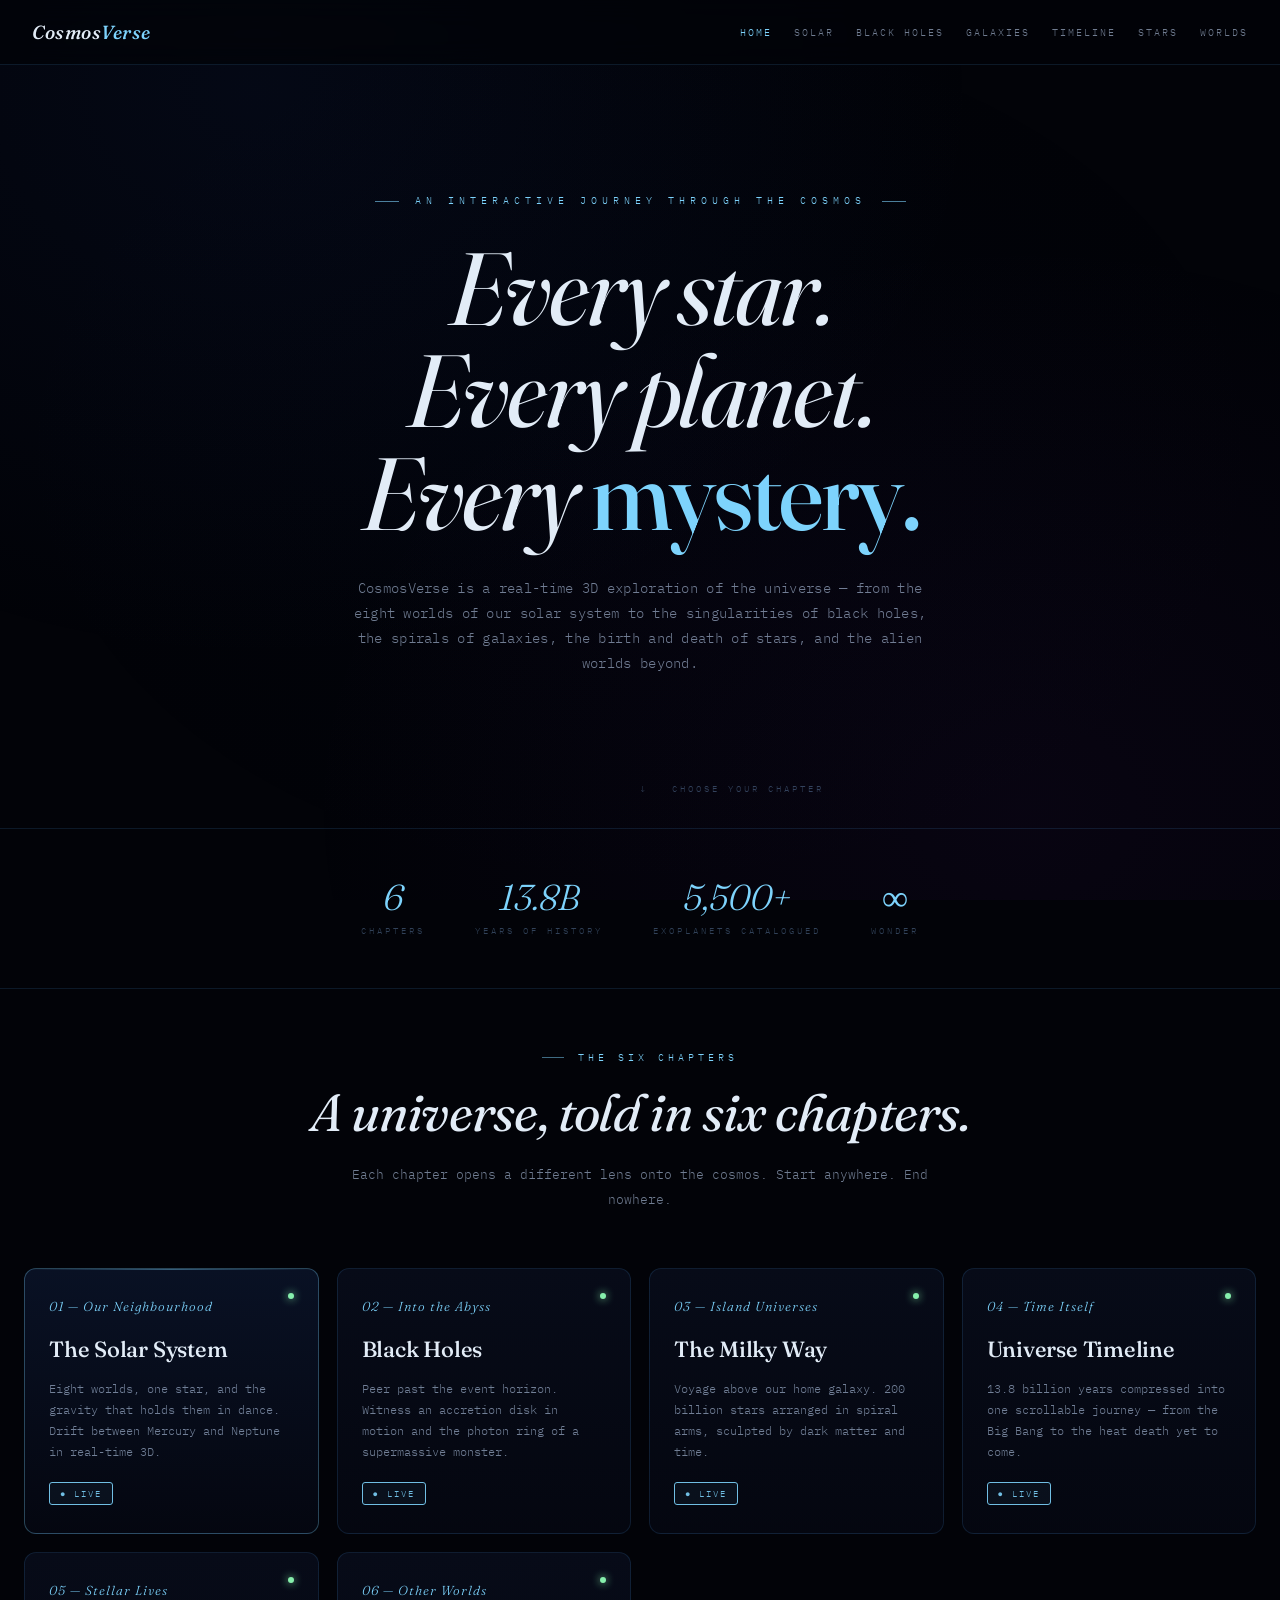
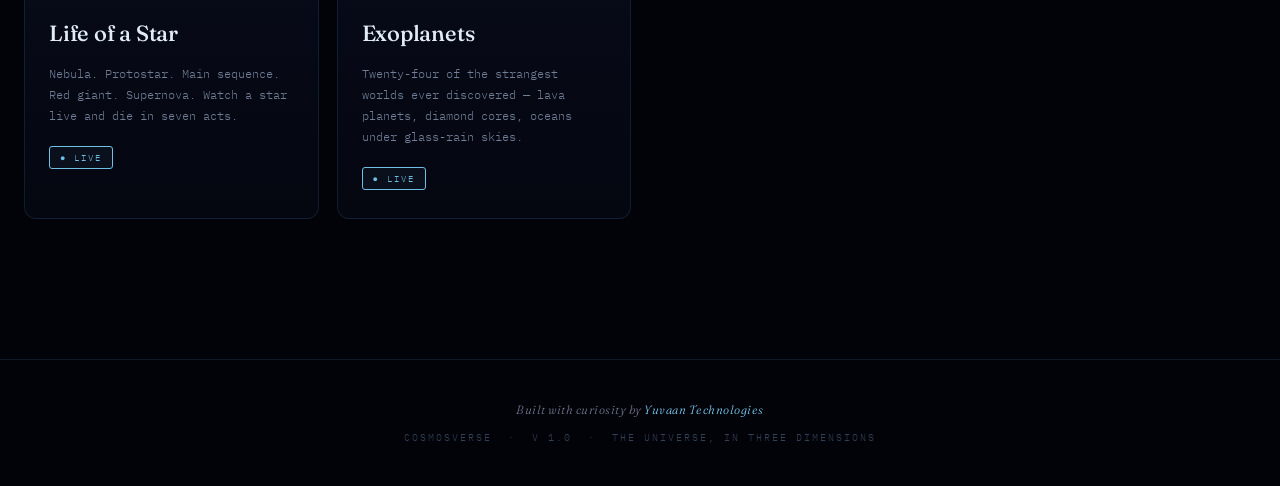
<file: index.html>
<!DOCTYPE html>
<html lang="en">
<head>
  <meta charset="UTF-8" />
  <meta name="viewport" content="width=device-width, initial-scale=1, viewport-fit=cover" />
  <meta name="theme-color" content="#020308" />
  <title>CosmosVerse — An Interactive Journey Through the Universe</title>
  <meta name="description" content="Explore the universe in real-time 3D. Solar system, black holes, galaxies, the universe timeline, the life of stars, and 5,500+ exoplanets — all in one immersive journey." />
  <meta property="og:title" content="CosmosVerse — An Interactive Journey Through the Universe" />
  <meta property="og:description" content="Explore the cosmos in real-time 3D. Six chapters. One universe." />
  <meta property="og:type" content="website" />
  <meta name="twitter:card" content="summary_large_image" />
  <link rel="icon" href="data:image/svg+xml,%3Csvg xmlns='http://www.w3.org/2000/svg' viewBox='0 0 100 100'%3E%3Ctext y='.9em' font-size='90'%3E%F0%9F%8C%8C%3C/text%3E%3C/svg%3E" />
  <link rel="preconnect" href="https://fonts.googleapis.com" />
  <link rel="preconnect" href="https://fonts.gstatic.com" crossorigin />
  <link href="https://fonts.googleapis.com/css2?family=Fraunces:ital,opsz,wght@0,9..144,400;0,9..144,500;0,9..144,600;1,9..144,400;1,9..144,500&family=IBM+Plex+Mono:wght@300;400;500&display=swap" rel="stylesheet" />
  <link rel="stylesheet" href="styles.css" />
  <style>
    .chapters-section { padding: 60px 24px 100px; max-width: 1280px; margin: 0 auto; }
    .chapters-section .section-label { justify-content: center; }
    .chapters-section .chapters-intro { text-align: center; margin-bottom: 56px; }
    .chapters-section .section-title { margin: 0 auto; }
    .chapters-section .section-desc { margin: 22px auto 0; }
    .cv-card.live::after {
      content: '';
      position: absolute;
      top: 24px; right: 24px;
      width: 6px; height: 6px;
      background: #86efac;
      border-radius: 50%;
      box-shadow: 0 0 8px #86efac;
      animation: pulse 2s infinite;
    }
    .stats-band {
      display: flex;
      justify-content: center;
      gap: 50px;
      padding: 50px 24px;
      border-top: 1px solid var(--border);
      border-bottom: 1px solid var(--border);
      flex-wrap: wrap;
      text-align: center;
    }
    .stat-block .num {
      font-family: var(--serif);
      font-style: italic;
      font-size: 36px;
      color: var(--accent);
      line-height: 1;
    }
    .stat-block .lbl {
      font-size: 9px;
      letter-spacing: 3px;
      text-transform: uppercase;
      color: var(--text-faint);
      margin-top: 8px;
    }
  </style>
</head>
<body class="chapter-solar">

<nav class="cv-nav">
  <a href="/" class="cv-logo">Cosmos<span>Verse</span></a>
  <button class="cv-menu-toggle" aria-label="Menu" onclick="document.body.classList.toggle('menu-open')">
    <span></span><span></span><span></span>
  </button>
  <div class="cv-nav-links">
    <a href="/" class="active">Home</a>
    <a href="/solar-system">Solar</a>
    <a href="/black-holes">Black Holes</a>
    <a href="/galaxies">Galaxies</a>
    <a href="/timeline">Timeline</a>
    <a href="/star-life">Stars</a>
    <a href="/exoplanets">Worlds</a>
  </div>
</nav>

<section class="hero">
  <div class="hero-eyebrow">An interactive journey through the cosmos</div>
  <h1>
    Every star.<br/>
    Every planet.<br/>
    Every <span class="accent">mystery.</span>
  </h1>
  <p class="hero-sub">
    CosmosVerse is a real-time 3D exploration of the universe — from the eight worlds of our solar
    system to the singularities of black holes, the spirals of galaxies, the birth and death of stars,
    and the alien worlds beyond.
  </p>
  <a href="#chapters" class="hero-scroll">↓ &nbsp; Choose your chapter</a>
</section>

<div class="stats-band">
  <div class="stat-block">
    <div class="num">6</div>
    <div class="lbl">Chapters</div>
  </div>
  <div class="stat-block">
    <div class="num">13.8B</div>
    <div class="lbl">Years of history</div>
  </div>
  <div class="stat-block">
    <div class="num">5,500+</div>
    <div class="lbl">Exoplanets catalogued</div>
  </div>
  <div class="stat-block">
    <div class="num">∞</div>
    <div class="lbl">Wonder</div>
  </div>
</div>

<section class="chapters-section" id="chapters">
  <div class="chapters-intro">
    <div class="section-label">The Six Chapters</div>
    <h2 class="section-title">A universe, told in six chapters.</h2>
    <p class="section-desc">Each chapter opens a different lens onto the cosmos. Start anywhere. End nowhere.</p>
  </div>

  <div class="cards-grid">
    <a href="/solar-system" class="cv-card live featured">
      <div class="card-num">01 — Our Neighbourhood</div>
      <div class="card-title">The Solar System</div>
      <div class="card-desc">Eight worlds, one star, and the gravity that holds them in dance. Drift between Mercury and Neptune in real-time 3D.</div>
      <span class="card-tag live">● Live</span>
    </a>

    <a href="/black-holes" class="cv-card live">
      <div class="card-num">02 — Into the Abyss</div>
      <div class="card-title">Black Holes</div>
      <div class="card-desc">Peer past the event horizon. Witness an accretion disk in motion and the photon ring of a supermassive monster.</div>
      <span class="card-tag live">● Live</span>
    </a>

    <a href="/galaxies" class="cv-card live">
      <div class="card-num">03 — Island Universes</div>
      <div class="card-title">The Milky Way</div>
      <div class="card-desc">Voyage above our home galaxy. 200 billion stars arranged in spiral arms, sculpted by dark matter and time.</div>
      <span class="card-tag live">● Live</span>
    </a>

    <a href="/timeline" class="cv-card live">
      <div class="card-num">04 — Time Itself</div>
      <div class="card-title">Universe Timeline</div>
      <div class="card-desc">13.8 billion years compressed into one scrollable journey — from the Big Bang to the heat death yet to come.</div>
      <span class="card-tag live">● Live</span>
    </a>

    <a href="/star-life" class="cv-card live">
      <div class="card-num">05 — Stellar Lives</div>
      <div class="card-title">Life of a Star</div>
      <div class="card-desc">Nebula. Protostar. Main sequence. Red giant. Supernova. Watch a star live and die in seven acts.</div>
      <span class="card-tag live">● Live</span>
    </a>

    <a href="/exoplanets" class="cv-card live">
      <div class="card-num">06 — Other Worlds</div>
      <div class="card-title">Exoplanets</div>
      <div class="card-desc">Twenty-four of the strangest worlds ever discovered — lava planets, diamond cores, oceans under glass-rain skies.</div>
      <span class="card-tag live">● Live</span>
    </a>
  </div>
</section>

<footer class="cv-footer">
  <div class="credit">Built with curiosity by <span>Yuvaan Technologies</span></div>
  <div>CosmosVerse &nbsp;·&nbsp; v 1.0 &nbsp;·&nbsp; The universe, in three dimensions</div>
</footer>

</body>
</html>
</file>
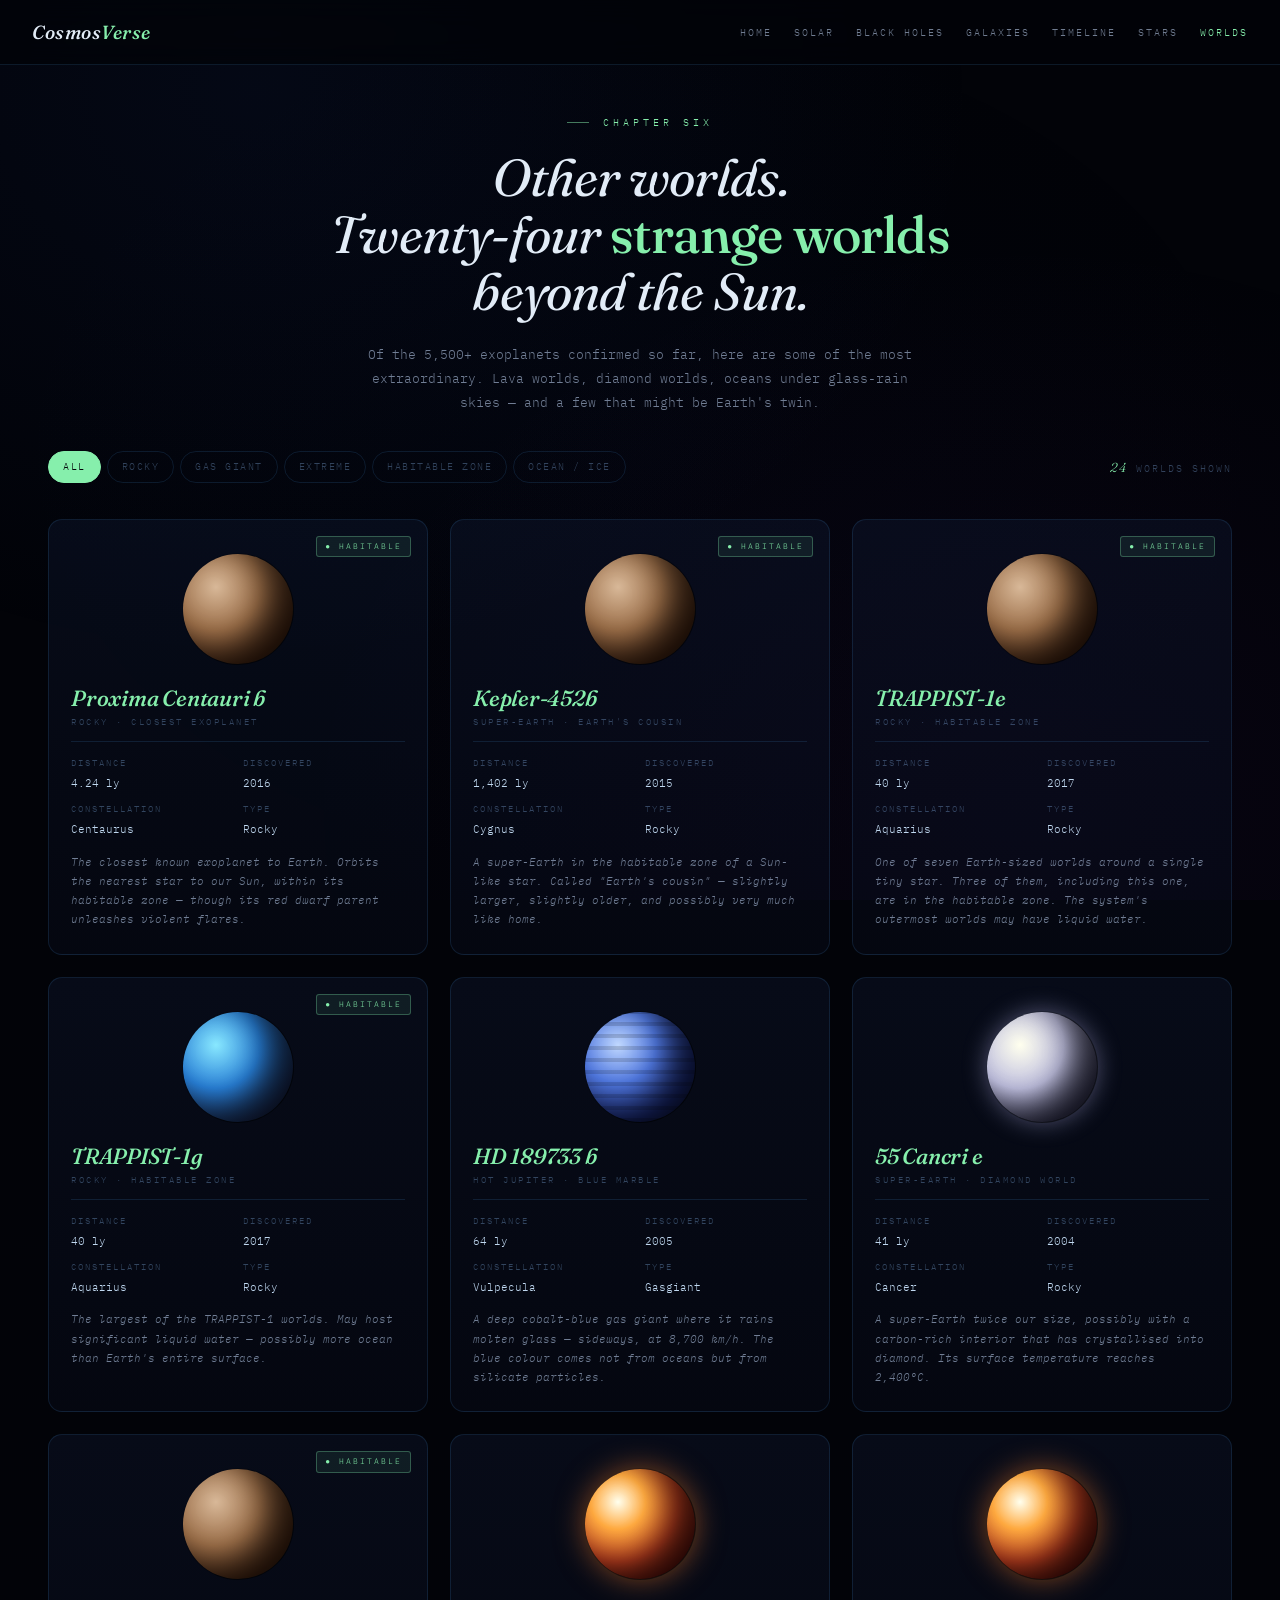
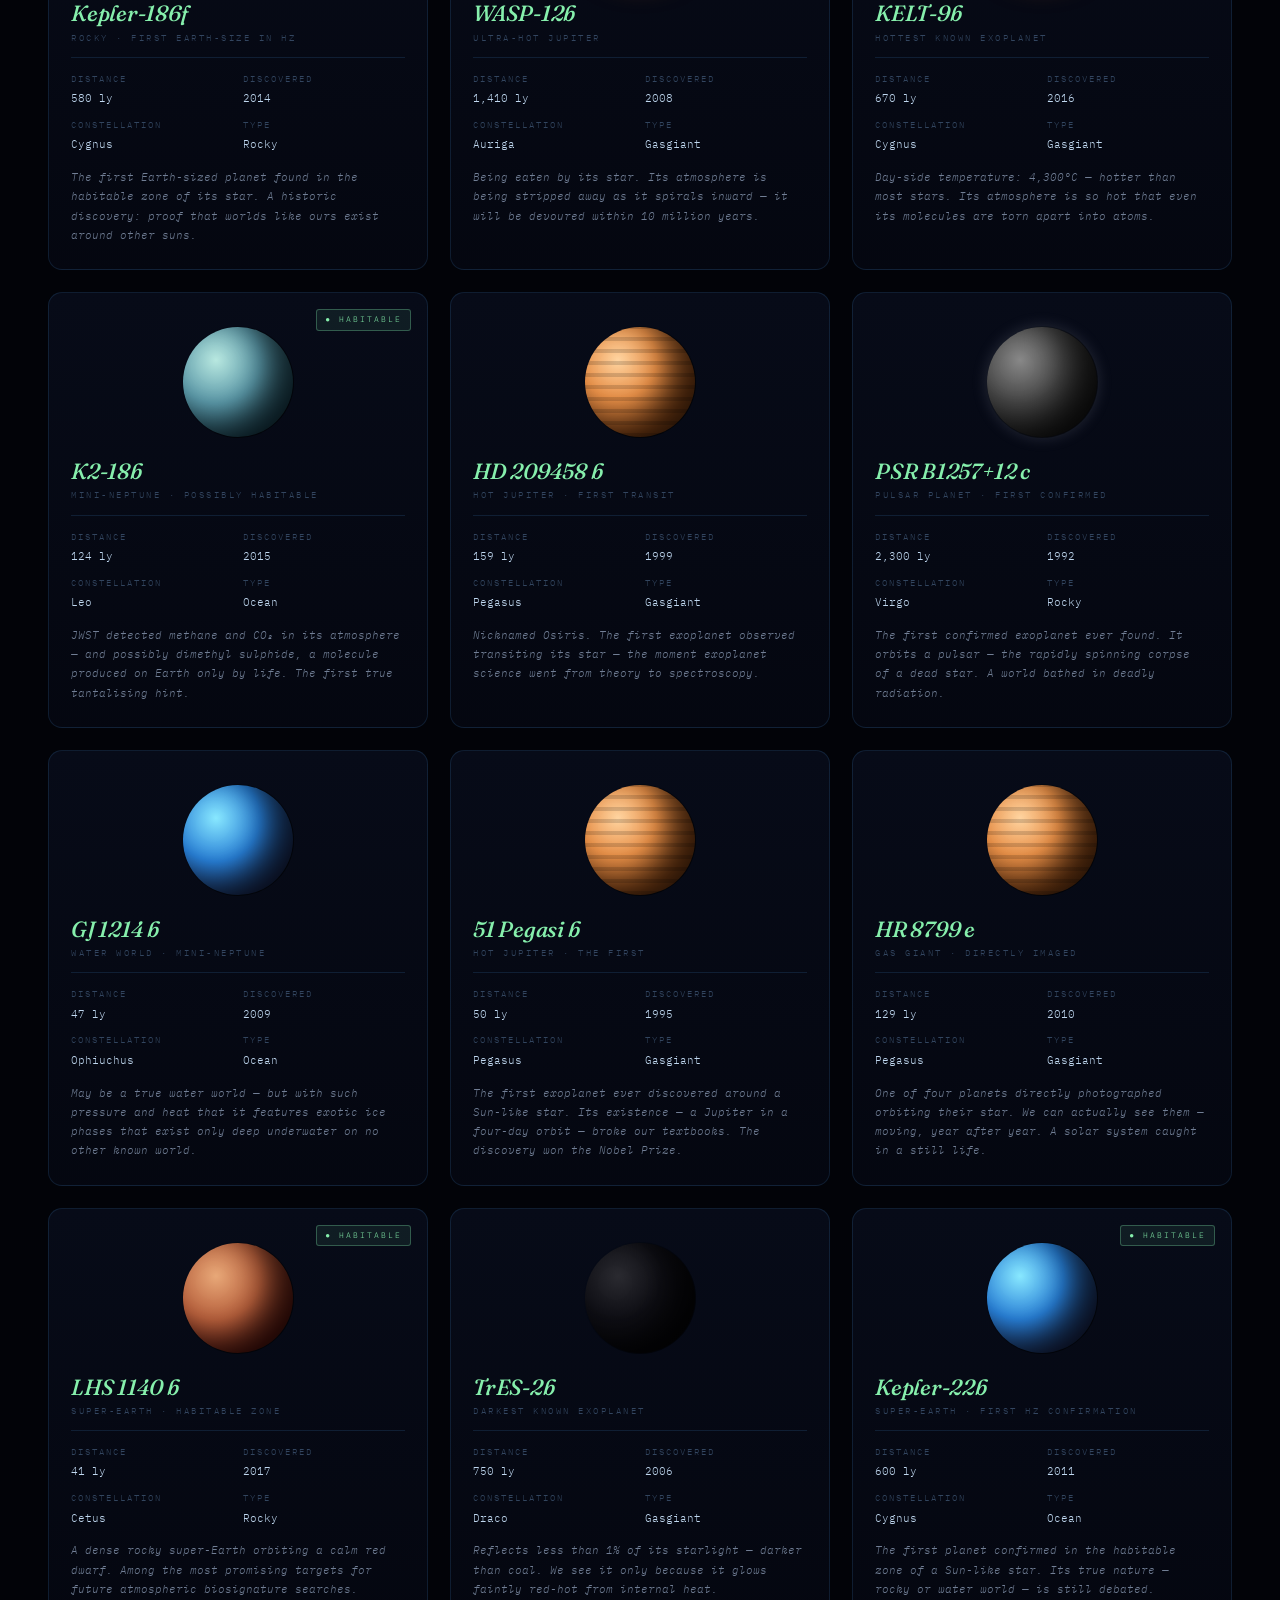
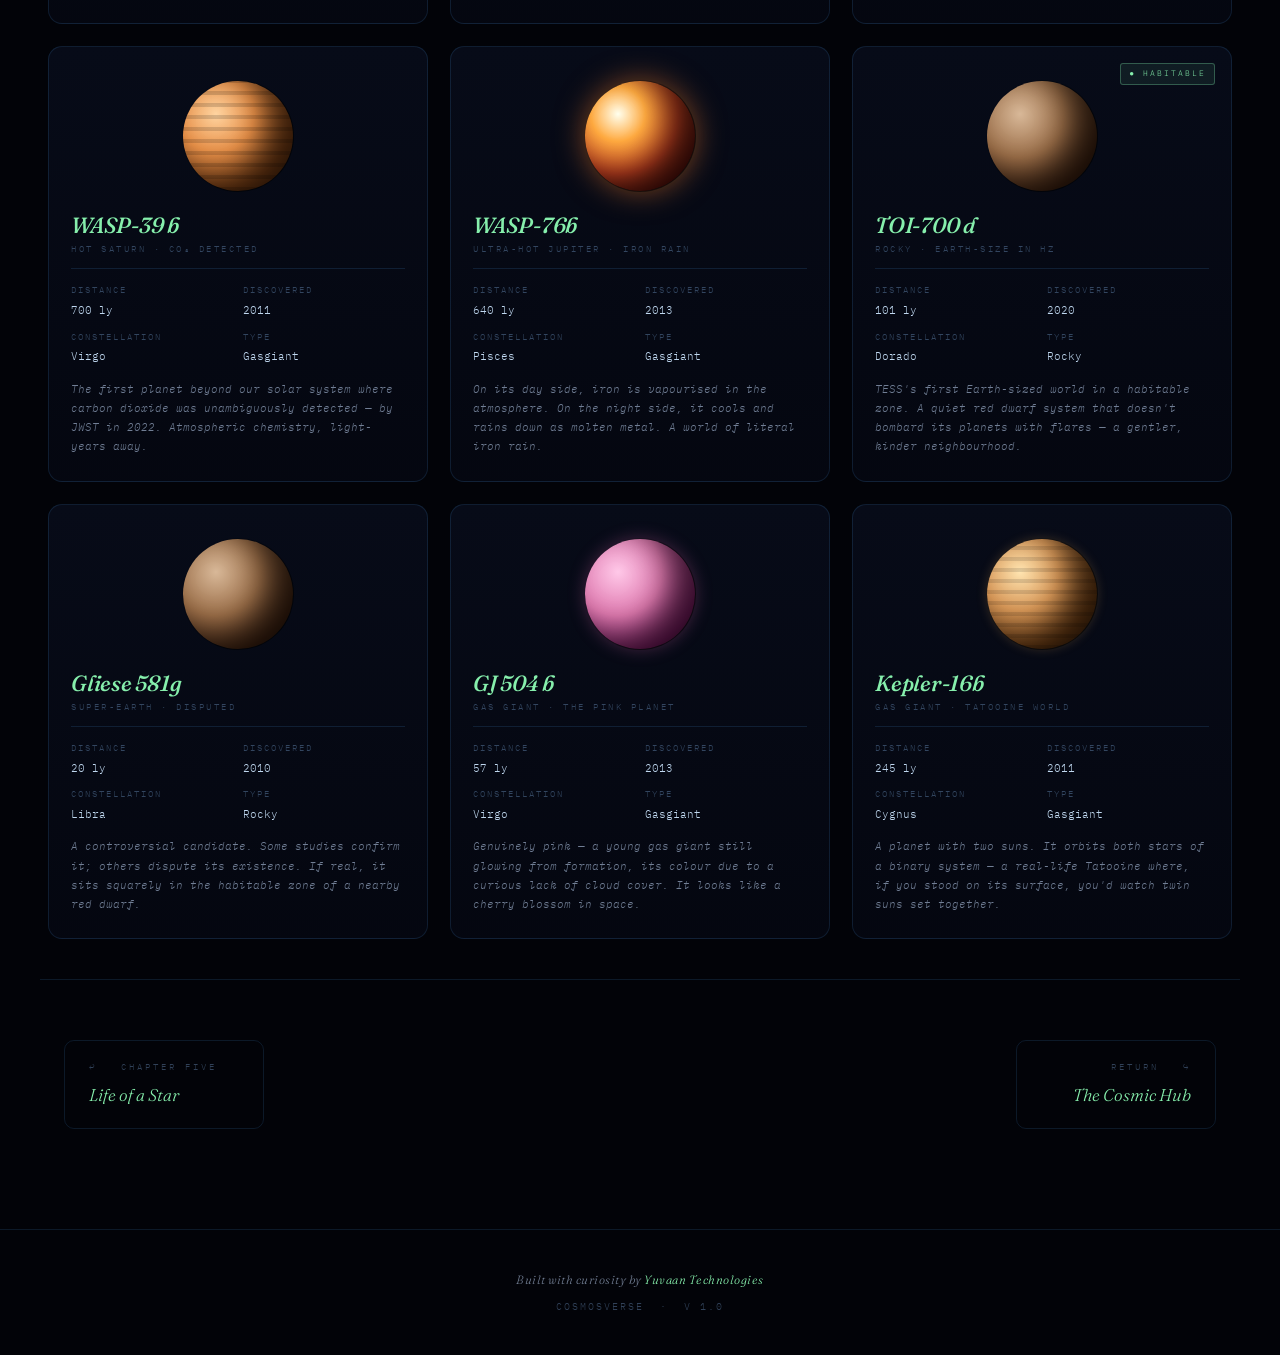
<file: exoplanets.html>
<!DOCTYPE html>
<html lang="en">
<head>
  <meta charset="UTF-8" />
  <meta name="viewport" content="width=device-width, initial-scale=1, viewport-fit=cover" />
  <meta name="theme-color" content="#020308" />
  <title>Exoplanets — CosmosVerse</title>
  <meta name="description" content="Twenty-four of the strangest worlds ever discovered — lava planets, diamond cores, oceans under glass-rain skies, and planets that might just be habitable." />
  <meta property="og:title" content="Exoplanets — CosmosVerse" />
  <link rel="icon" href="data:image/svg+xml,%3Csvg xmlns='http://www.w3.org/2000/svg' viewBox='0 0 100 100'%3E%3Ctext y='.9em' font-size='90'%3E%F0%9F%8C%8C%3C/text%3E%3C/svg%3E" />
  <link rel="preconnect" href="https://fonts.googleapis.com" />
  <link rel="preconnect" href="https://fonts.gstatic.com" crossorigin />
  <link href="https://fonts.googleapis.com/css2?family=Fraunces:ital,opsz,wght@0,9..144,400;0,9..144,500;0,9..144,600;1,9..144,400;1,9..144,500&family=IBM+Plex+Mono:wght@300;400;500&display=swap" rel="stylesheet" />
  <link rel="stylesheet" href="styles.css" />
  <style>
    .filter-bar {
      max-width: 1280px;
      margin: 0 auto 36px;
      padding: 0 24px;
      display: flex;
      gap: 14px;
      align-items: center;
      flex-wrap: wrap;
    }
    .filter-group { display: flex; gap: 6px; flex-wrap: wrap; }
    .filter-btn {
      font-family: var(--mono);
      font-size: 9.5px;
      letter-spacing: 1.5px;
      text-transform: uppercase;
      color: var(--text-faint);
      padding: 7px 14px;
      border: 1px solid var(--border);
      border-radius: 20px;
      transition: all 0.2s;
    }
    .filter-btn:hover { color: var(--accent); border-color: var(--border-strong); }
    .filter-btn.active {
      color: var(--bg);
      background: var(--accent);
      border-color: var(--accent);
    }
    .count-badge {
      font-size: 10px;
      letter-spacing: 2px;
      text-transform: uppercase;
      color: var(--text-faint);
      margin-left: auto;
      flex-shrink: 0;
    }
    .count-badge span { color: var(--accent); font-family: var(--serif); font-style: italic; font-size: 13px; }

    .exo-grid {
      display: grid;
      grid-template-columns: repeat(auto-fill, minmax(280px, 1fr));
      gap: 22px;
      max-width: 1280px;
      margin: 0 auto;
      padding: 0 24px;
    }
    .exo-card {
      background: linear-gradient(180deg, rgba(15, 25, 50, 0.4), rgba(8, 14, 30, 0.4));
      border: 1px solid var(--border);
      border-radius: 14px;
      padding: 28px 22px 24px;
      position: relative;
      transition: all 0.3s;
      overflow: hidden;
    }
    .exo-card:hover {
      border-color: var(--border-strong);
      transform: translateY(-4px);
    }
    .exo-card::before {
      content: '';
      position: absolute;
      top: 0; left: 0; right: 0;
      height: 1px;
      background: linear-gradient(90deg, transparent, var(--accent), transparent);
      opacity: 0;
      transition: opacity 0.3s;
    }
    .exo-card:hover::before { opacity: 0.6; }

    .exo-planet {
      width: 110px;
      height: 110px;
      border-radius: 50%;
      margin: 6px auto 22px;
      position: relative;
      animation: rotate 30s linear infinite;
    }
    @keyframes rotate {
      to { transform: rotate(360deg); }
    }
    .exo-planet::after {
      content: '';
      position: absolute;
      inset: -1px;
      border-radius: 50%;
      box-shadow: inset -25px -15px 30px rgba(0,0,0,0.6);
      pointer-events: none;
    }

    /* Planet types */
    .p-rocky { background: radial-gradient(circle at 30% 30%, #D8B898, #9B6E48 40%, #4A2814 75%, #1A0E08); }
    .p-superrock { background: radial-gradient(circle at 30% 30%, #E8A878, #B8603C 40%, #5A1810 75%, #1A0808); }
    .p-lava { background: radial-gradient(circle at 30% 30%, #FFEE80, #FF7020 30%, #B02010 60%, #401005); box-shadow: 0 0 24px rgba(255, 100, 30, 0.35); }
    .p-ocean { background: radial-gradient(circle at 30% 30%, #88E8FF, #2880D8 40%, #1A2E5C 75%, #050818); }
    .p-ice { background: radial-gradient(circle at 30% 30%, #E0F0FF, #88B0D8 40%, #3A5680 75%, #0E1820); }
    .p-gasgiant { background:
        repeating-linear-gradient(0deg, rgba(0,0,0,0.15) 0 4px, transparent 4px 12px),
        radial-gradient(circle at 30% 30%, #FFD4A0, #E89048 35%, #8C4818 70%, #3A1A08); }
    .p-bluejupiter { background:
        repeating-linear-gradient(0deg, rgba(0,0,0,0.15) 0 4px, transparent 4px 12px),
        radial-gradient(circle at 30% 30%, #C0D8FF, #5078E0 35%, #1A2A78 70%, #060818); }
    .p-darkjupiter { background:
        repeating-linear-gradient(0deg, rgba(0,0,0,0.2) 0 4px, transparent 4px 14px),
        radial-gradient(circle at 30% 30%, #604040, #2A1A1A 40%, #0E0608 80%); }
    .p-ultrahot { background: radial-gradient(circle at 30% 30%, #FFFFEE, #FFAA40 25%, #C04020 55%, #500808 85%); box-shadow: 0 0 30px rgba(255, 130, 40, 0.5); }
    .p-pink { background: radial-gradient(circle at 30% 30%, #FFC8E8, #E07AB0 40%, #8C2070 75%, #2E0828); box-shadow: 0 0 18px rgba(220, 100, 170, 0.3); }
    .p-mininep { background: radial-gradient(circle at 30% 30%, #B8E8E0, #5A98A8 40%, #1E4858 75%, #0A1A22); }
    .p-pulsar { background: radial-gradient(circle at 30% 30%, #888888, #444444 40%, #1A1A1A 75%, #050505); box-shadow: 0 0 16px rgba(180, 180, 200, 0.2); }
    .p-diamond { background: radial-gradient(circle at 30% 30%, #FFFFEE, #C0C0E0 40%, #404060 75%, #101020); box-shadow: 0 0 24px rgba(200, 200, 255, 0.4); }
    .p-darkest { background: radial-gradient(circle at 30% 30%, #2A2A30, #0E0E14 40%, #050508 75%, #020205); }
    .p-tatooine { background:
        repeating-linear-gradient(0deg, rgba(0,0,0,0.12) 0 4px, transparent 4px 11px),
        radial-gradient(circle at 30% 30%, #FFE4B0, #D89858 35%, #804818 70%, #2A1408); box-shadow: 0 0 12px rgba(255, 180, 80, 0.2); }

    .exo-name {
      font-family: var(--serif);
      font-style: italic;
      font-weight: 500;
      font-size: 22px;
      color: var(--accent);
      letter-spacing: -0.01em;
      line-height: 1.1;
      margin-bottom: 4px;
    }
    .exo-meta {
      font-size: 9px;
      letter-spacing: 2.5px;
      text-transform: uppercase;
      color: var(--text-faint);
      margin-bottom: 14px;
      padding-bottom: 12px;
      border-bottom: 1px solid var(--border);
    }
    .exo-stats {
      display: grid;
      grid-template-columns: 1fr 1fr;
      gap: 10px;
      margin-bottom: 14px;
    }
    .exo-stat .lbl {
      font-size: 8.5px;
      letter-spacing: 2px;
      text-transform: uppercase;
      color: var(--text-faint);
      margin-bottom: 3px;
    }
    .exo-stat .val {
      font-size: 11px;
      color: #c0d8f0;
    }
    .exo-fact {
      font-size: 11px;
      color: var(--text-dim);
      line-height: 1.75;
      font-style: italic;
    }
    .hab-tag {
      position: absolute;
      top: 16px; right: 16px;
      font-size: 8px;
      letter-spacing: 2px;
      text-transform: uppercase;
      color: #86efac;
      background: rgba(134, 239, 172, 0.08);
      border: 1px solid rgba(134, 239, 172, 0.3);
      padding: 3px 8px;
      border-radius: 3px;
    }

    .exo-empty {
      text-align: center;
      padding: 80px 24px;
      color: var(--text-faint);
      font-style: italic;
      font-family: var(--serif);
      font-size: 18px;
    }
  </style>
</head>
<body class="chapter-exo">

<nav class="cv-nav">
  <a href="/" class="cv-logo">Cosmos<span>Verse</span></a>
  <button class="cv-menu-toggle" aria-label="Menu" onclick="document.body.classList.toggle('menu-open')">
    <span></span><span></span><span></span>
  </button>
  <div class="cv-nav-links">
    <a href="/">Home</a>
    <a href="/solar-system">Solar</a>
    <a href="/black-holes">Black Holes</a>
    <a href="/galaxies">Galaxies</a>
    <a href="/timeline">Timeline</a>
    <a href="/star-life">Stars</a>
    <a href="/exoplanets" class="active">Worlds</a>
  </div>
</nav>

<section class="chapter-page" style="padding-bottom:40px;">
  <div class="chapter-header">
    <div class="section-label">Chapter Six</div>
    <h2 class="section-title">Other worlds.<br/>Twenty-four <span class="accent">strange worlds</span> beyond the Sun.</h2>
    <p class="section-desc">Of the 5,500+ exoplanets confirmed so far, here are some of the most extraordinary. Lava worlds, diamond worlds, oceans under glass-rain skies — and a few that might be Earth's twin.</p>
  </div>

  <div class="filter-bar">
    <div class="filter-group" id="filter-group">
      <button class="filter-btn active" data-f="all">All</button>
      <button class="filter-btn" data-f="rocky">Rocky</button>
      <button class="filter-btn" data-f="gasgiant">Gas Giant</button>
      <button class="filter-btn" data-f="extreme">Extreme</button>
      <button class="filter-btn" data-f="habitable">Habitable Zone</button>
      <button class="filter-btn" data-f="ocean">Ocean / Ice</button>
    </div>
    <div class="count-badge"><span id="count">24</span> worlds shown</div>
  </div>

  <div class="exo-grid" id="exo-grid"></div>
  <div class="exo-empty" id="exo-empty" style="display:none;">No worlds match this filter — yet.</div>
</section>

<nav class="chapter-nav">
  <a href="/star-life" class="chapter-nav-link prev">
    <span class="small">↩ &nbsp; Chapter Five</span>
    <span class="big">Life of a Star</span>
  </a>
  <a href="/" class="chapter-nav-link next">
    <span class="small">Return &nbsp; ↪</span>
    <span class="big">The Cosmic Hub</span>
  </a>
</nav>

<footer class="cv-footer">
  <div class="credit">Built with curiosity by <span>Yuvaan Technologies</span></div>
  <div>CosmosVerse &nbsp;·&nbsp; v 1.0</div>
</footer>

<script>
var EXOPLANETS = [
  { name: 'Proxima Centauri b', cls: 'p-rocky', type: 'Rocky · Closest Exoplanet', cat: ['rocky','habitable'],
    constellation: 'Centaurus', distance: '4.24 ly', year: '2016', habitable: true,
    fact: 'The closest known exoplanet to Earth. Orbits the nearest star to our Sun, within its habitable zone — though its red dwarf parent unleashes violent flares.' },
  { name: 'Kepler-452b', cls: 'p-rocky', type: 'Super-Earth · Earth\'s Cousin', cat: ['rocky','habitable'],
    constellation: 'Cygnus', distance: '1,402 ly', year: '2015', habitable: true,
    fact: 'A super-Earth in the habitable zone of a Sun-like star. Called "Earth\'s cousin" — slightly larger, slightly older, and possibly very much like home.' },
  { name: 'TRAPPIST-1e', cls: 'p-rocky', type: 'Rocky · Habitable Zone', cat: ['rocky','habitable'],
    constellation: 'Aquarius', distance: '40 ly', year: '2017', habitable: true,
    fact: 'One of seven Earth-sized worlds around a single tiny star. Three of them, including this one, are in the habitable zone. The system\'s outermost worlds may have liquid water.' },
  { name: 'TRAPPIST-1g', cls: 'p-ocean', type: 'Rocky · Habitable Zone', cat: ['rocky','habitable','ocean'],
    constellation: 'Aquarius', distance: '40 ly', year: '2017', habitable: true,
    fact: 'The largest of the TRAPPIST-1 worlds. May host significant liquid water — possibly more ocean than Earth\'s entire surface.' },
  { name: 'HD 189733 b', cls: 'p-bluejupiter', type: 'Hot Jupiter · Blue Marble', cat: ['gasgiant','extreme'],
    constellation: 'Vulpecula', distance: '64 ly', year: '2005',
    fact: 'A deep cobalt-blue gas giant where it rains molten glass — sideways, at 8,700 km/h. The blue colour comes not from oceans but from silicate particles.' },
  { name: '55 Cancri e', cls: 'p-diamond', type: 'Super-Earth · Diamond World', cat: ['rocky','extreme'],
    constellation: 'Cancer', distance: '41 ly', year: '2004',
    fact: 'A super-Earth twice our size, possibly with a carbon-rich interior that has crystallised into diamond. Its surface temperature reaches 2,400°C.' },
  { name: 'Kepler-186f', cls: 'p-rocky', type: 'Rocky · First Earth-Size in HZ', cat: ['rocky','habitable'],
    constellation: 'Cygnus', distance: '580 ly', year: '2014', habitable: true,
    fact: 'The first Earth-sized planet found in the habitable zone of its star. A historic discovery: proof that worlds like ours exist around other suns.' },
  { name: 'WASP-12b', cls: 'p-ultrahot', type: 'Ultra-Hot Jupiter', cat: ['gasgiant','extreme'],
    constellation: 'Auriga', distance: '1,410 ly', year: '2008',
    fact: 'Being eaten by its star. Its atmosphere is being stripped away as it spirals inward — it will be devoured within 10 million years.' },
  { name: 'KELT-9b', cls: 'p-ultrahot', type: 'Hottest Known Exoplanet', cat: ['gasgiant','extreme'],
    constellation: 'Cygnus', distance: '670 ly', year: '2016',
    fact: 'Day-side temperature: 4,300°C — hotter than most stars. Its atmosphere is so hot that even its molecules are torn apart into atoms.' },
  { name: 'K2-18b', cls: 'p-mininep', type: 'Mini-Neptune · Possibly Habitable', cat: ['ocean','habitable'],
    constellation: 'Leo', distance: '124 ly', year: '2015', habitable: true,
    fact: 'JWST detected methane and CO₂ in its atmosphere — and possibly dimethyl sulphide, a molecule produced on Earth only by life. The first true tantalising hint.' },
  { name: 'HD 209458 b', cls: 'p-gasgiant', type: 'Hot Jupiter · First Transit', cat: ['gasgiant'],
    constellation: 'Pegasus', distance: '159 ly', year: '1999',
    fact: 'Nicknamed Osiris. The first exoplanet observed transiting its star — the moment exoplanet science went from theory to spectroscopy.' },
  { name: 'PSR B1257+12 c', cls: 'p-pulsar', type: 'Pulsar Planet · First Confirmed', cat: ['rocky','extreme'],
    constellation: 'Virgo', distance: '2,300 ly', year: '1992',
    fact: 'The first confirmed exoplanet ever found. It orbits a pulsar — the rapidly spinning corpse of a dead star. A world bathed in deadly radiation.' },
  { name: 'GJ 1214 b', cls: 'p-ocean', type: 'Water World · Mini-Neptune', cat: ['ocean'],
    constellation: 'Ophiuchus', distance: '47 ly', year: '2009',
    fact: 'May be a true water world — but with such pressure and heat that it features exotic ice phases that exist only deep underwater on no other known world.' },
  { name: '51 Pegasi b', cls: 'p-gasgiant', type: 'Hot Jupiter · The First', cat: ['gasgiant'],
    constellation: 'Pegasus', distance: '50 ly', year: '1995',
    fact: 'The first exoplanet ever discovered around a Sun-like star. Its existence — a Jupiter in a four-day orbit — broke our textbooks. The discovery won the Nobel Prize.' },
  { name: 'HR 8799 e', cls: 'p-gasgiant', type: 'Gas Giant · Directly Imaged', cat: ['gasgiant'],
    constellation: 'Pegasus', distance: '129 ly', year: '2010',
    fact: 'One of four planets directly photographed orbiting their star. We can actually see them — moving, year after year. A solar system caught in a still life.' },
  { name: 'LHS 1140 b', cls: 'p-superrock', type: 'Super-Earth · Habitable Zone', cat: ['rocky','habitable'],
    constellation: 'Cetus', distance: '41 ly', year: '2017', habitable: true,
    fact: 'A dense rocky super-Earth orbiting a calm red dwarf. Among the most promising targets for future atmospheric biosignature searches.' },
  { name: 'TrES-2b', cls: 'p-darkest', type: 'Darkest Known Exoplanet', cat: ['gasgiant','extreme'],
    constellation: 'Draco', distance: '750 ly', year: '2006',
    fact: 'Reflects less than 1% of its starlight — darker than coal. We see it only because it glows faintly red-hot from internal heat.' },
  { name: 'Kepler-22b', cls: 'p-ocean', type: 'Super-Earth · First HZ Confirmation', cat: ['ocean','habitable'],
    constellation: 'Cygnus', distance: '600 ly', year: '2011', habitable: true,
    fact: 'The first planet confirmed in the habitable zone of a Sun-like star. Its true nature — rocky or water world — is still debated.' },
  { name: 'WASP-39 b', cls: 'p-gasgiant', type: 'Hot Saturn · CO₂ Detected', cat: ['gasgiant'],
    constellation: 'Virgo', distance: '700 ly', year: '2011',
    fact: 'The first planet beyond our solar system where carbon dioxide was unambiguously detected — by JWST in 2022. Atmospheric chemistry, light-years away.' },
  { name: 'WASP-76b', cls: 'p-ultrahot', type: 'Ultra-Hot Jupiter · Iron Rain', cat: ['gasgiant','extreme'],
    constellation: 'Pisces', distance: '640 ly', year: '2013',
    fact: 'On its day side, iron is vapourised in the atmosphere. On the night side, it cools and rains down as molten metal. A world of literal iron rain.' },
  { name: 'TOI-700 d', cls: 'p-rocky', type: 'Rocky · Earth-Size in HZ', cat: ['rocky','habitable'],
    constellation: 'Dorado', distance: '101 ly', year: '2020', habitable: true,
    fact: 'TESS\'s first Earth-sized world in a habitable zone. A quiet red dwarf system that doesn\'t bombard its planets with flares — a gentler, kinder neighbourhood.' },
  { name: 'Gliese 581g', cls: 'p-rocky', type: 'Super-Earth · Disputed', cat: ['rocky','habitable'],
    constellation: 'Libra', distance: '20 ly', year: '2010',
    fact: 'A controversial candidate. Some studies confirm it; others dispute its existence. If real, it sits squarely in the habitable zone of a nearby red dwarf.' },
  { name: 'GJ 504 b', cls: 'p-pink', type: 'Gas Giant · The Pink Planet', cat: ['gasgiant'],
    constellation: 'Virgo', distance: '57 ly', year: '2013',
    fact: 'Genuinely pink — a young gas giant still glowing from formation, its colour due to a curious lack of cloud cover. It looks like a cherry blossom in space.' },
  { name: 'Kepler-16b', cls: 'p-tatooine', type: 'Gas Giant · Tatooine World', cat: ['gasgiant'],
    constellation: 'Cygnus', distance: '245 ly', year: '2011',
    fact: 'A planet with two suns. It orbits both stars of a binary system — a real-life Tatooine where, if you stood on its surface, you\'d watch twin suns set together.' }
];

var grid = document.getElementById('exo-grid');
var emptyMsg = document.getElementById('exo-empty');
var countEl = document.getElementById('count');

function renderCards(filter) {
  grid.innerHTML = '';
  var shown = 0;
  EXOPLANETS.forEach(function(p) {
    if (filter !== 'all' && p.cat.indexOf(filter) === -1) return;
    shown++;
    var card = document.createElement('div');
    card.className = 'exo-card';
    var habTag = p.habitable ? '<span class="hab-tag">● Habitable</span>' : '';
    card.innerHTML =
      habTag +
      '<div class="exo-planet ' + p.cls + '"></div>' +
      '<div class="exo-name">' + p.name + '</div>' +
      '<div class="exo-meta">' + p.type + '</div>' +
      '<div class="exo-stats">' +
        '<div class="exo-stat"><div class="lbl">Distance</div><div class="val">' + p.distance + '</div></div>' +
        '<div class="exo-stat"><div class="lbl">Discovered</div><div class="val">' + p.year + '</div></div>' +
        '<div class="exo-stat"><div class="lbl">Constellation</div><div class="val">' + p.constellation + '</div></div>' +
        '<div class="exo-stat"><div class="lbl">Type</div><div class="val">' + (p.cat[0].charAt(0).toUpperCase() + p.cat[0].slice(1)) + '</div></div>' +
      '</div>' +
      '<div class="exo-fact">' + p.fact + '</div>';
    grid.appendChild(card);
  });
  countEl.textContent = shown;
  emptyMsg.style.display = shown === 0 ? 'block' : 'none';
}

document.getElementById('filter-group').addEventListener('click', function(e) {
  if (e.target.classList.contains('filter-btn')) {
    document.querySelectorAll('.filter-btn').forEach(function(b) { b.classList.remove('active'); });
    e.target.classList.add('active');
    renderCards(e.target.dataset.f);
  }
});

renderCards('all');
</script>
</body>
</html>
</file>
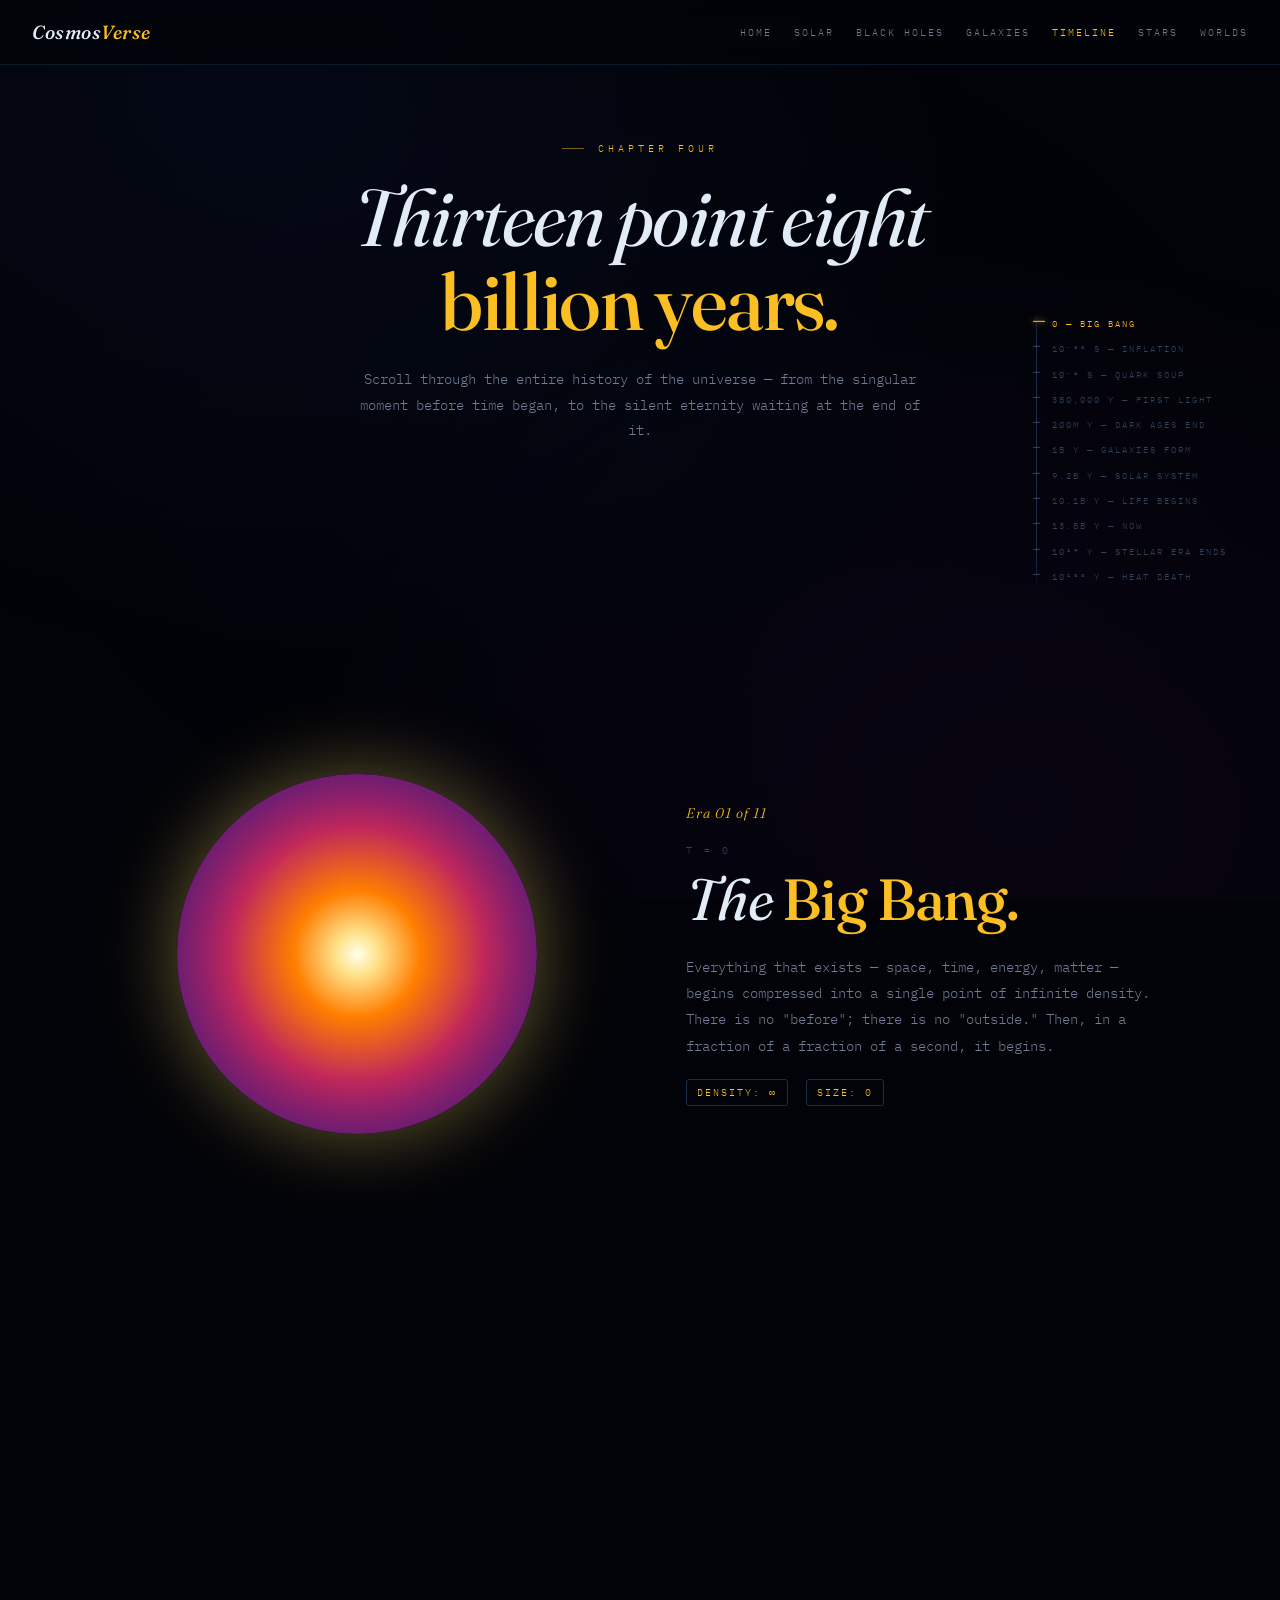
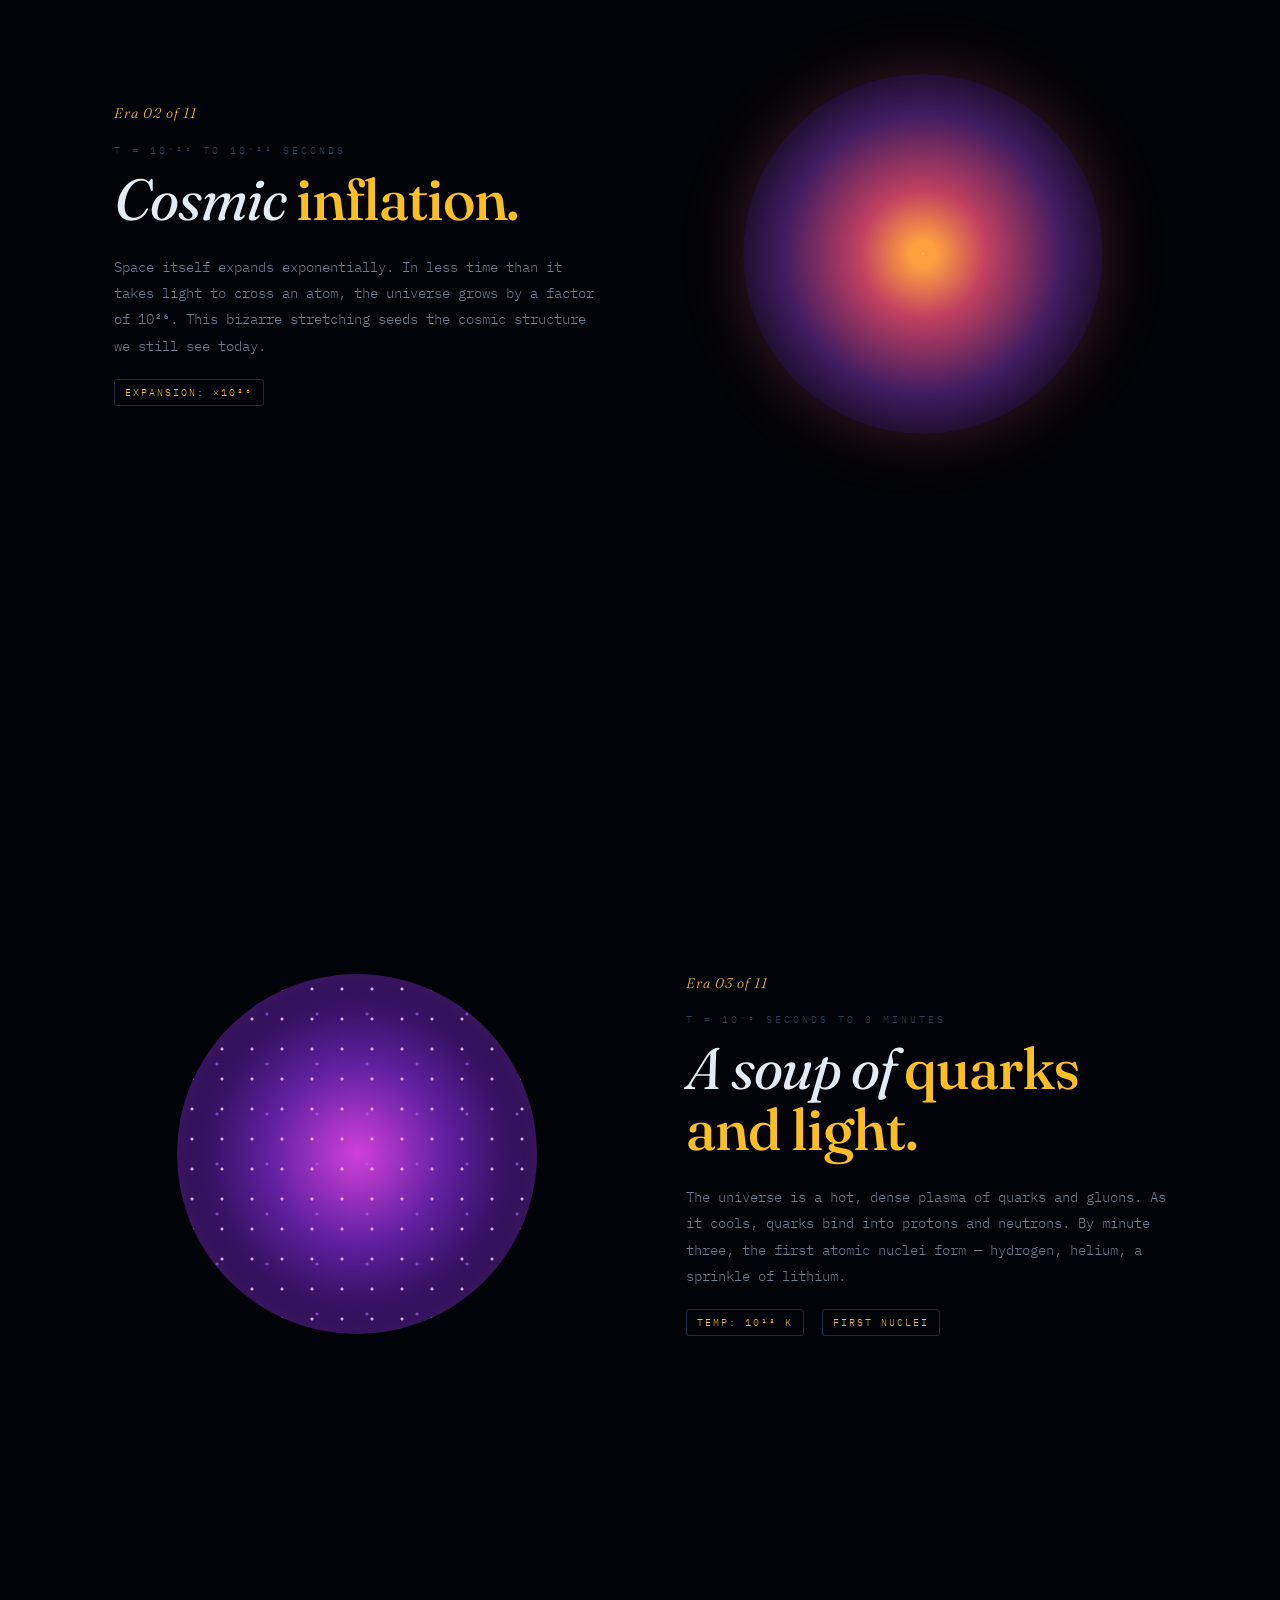
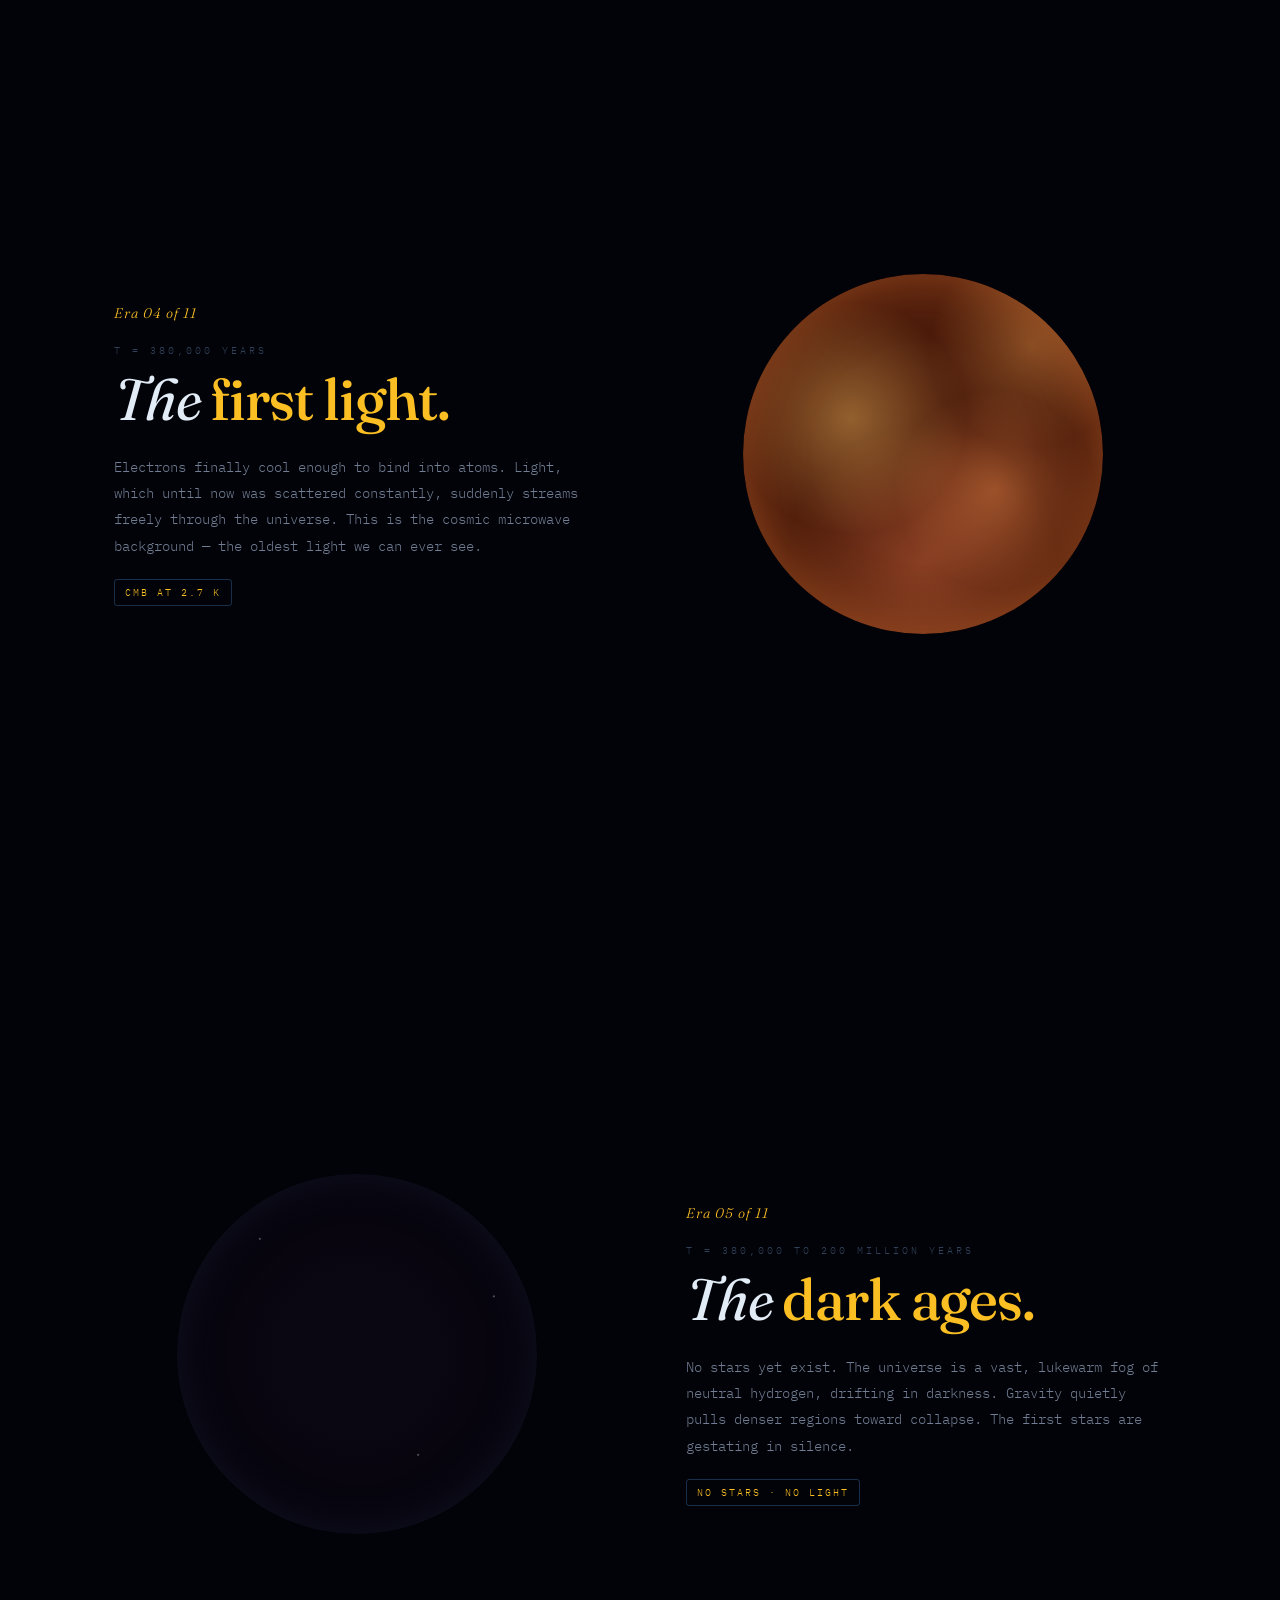
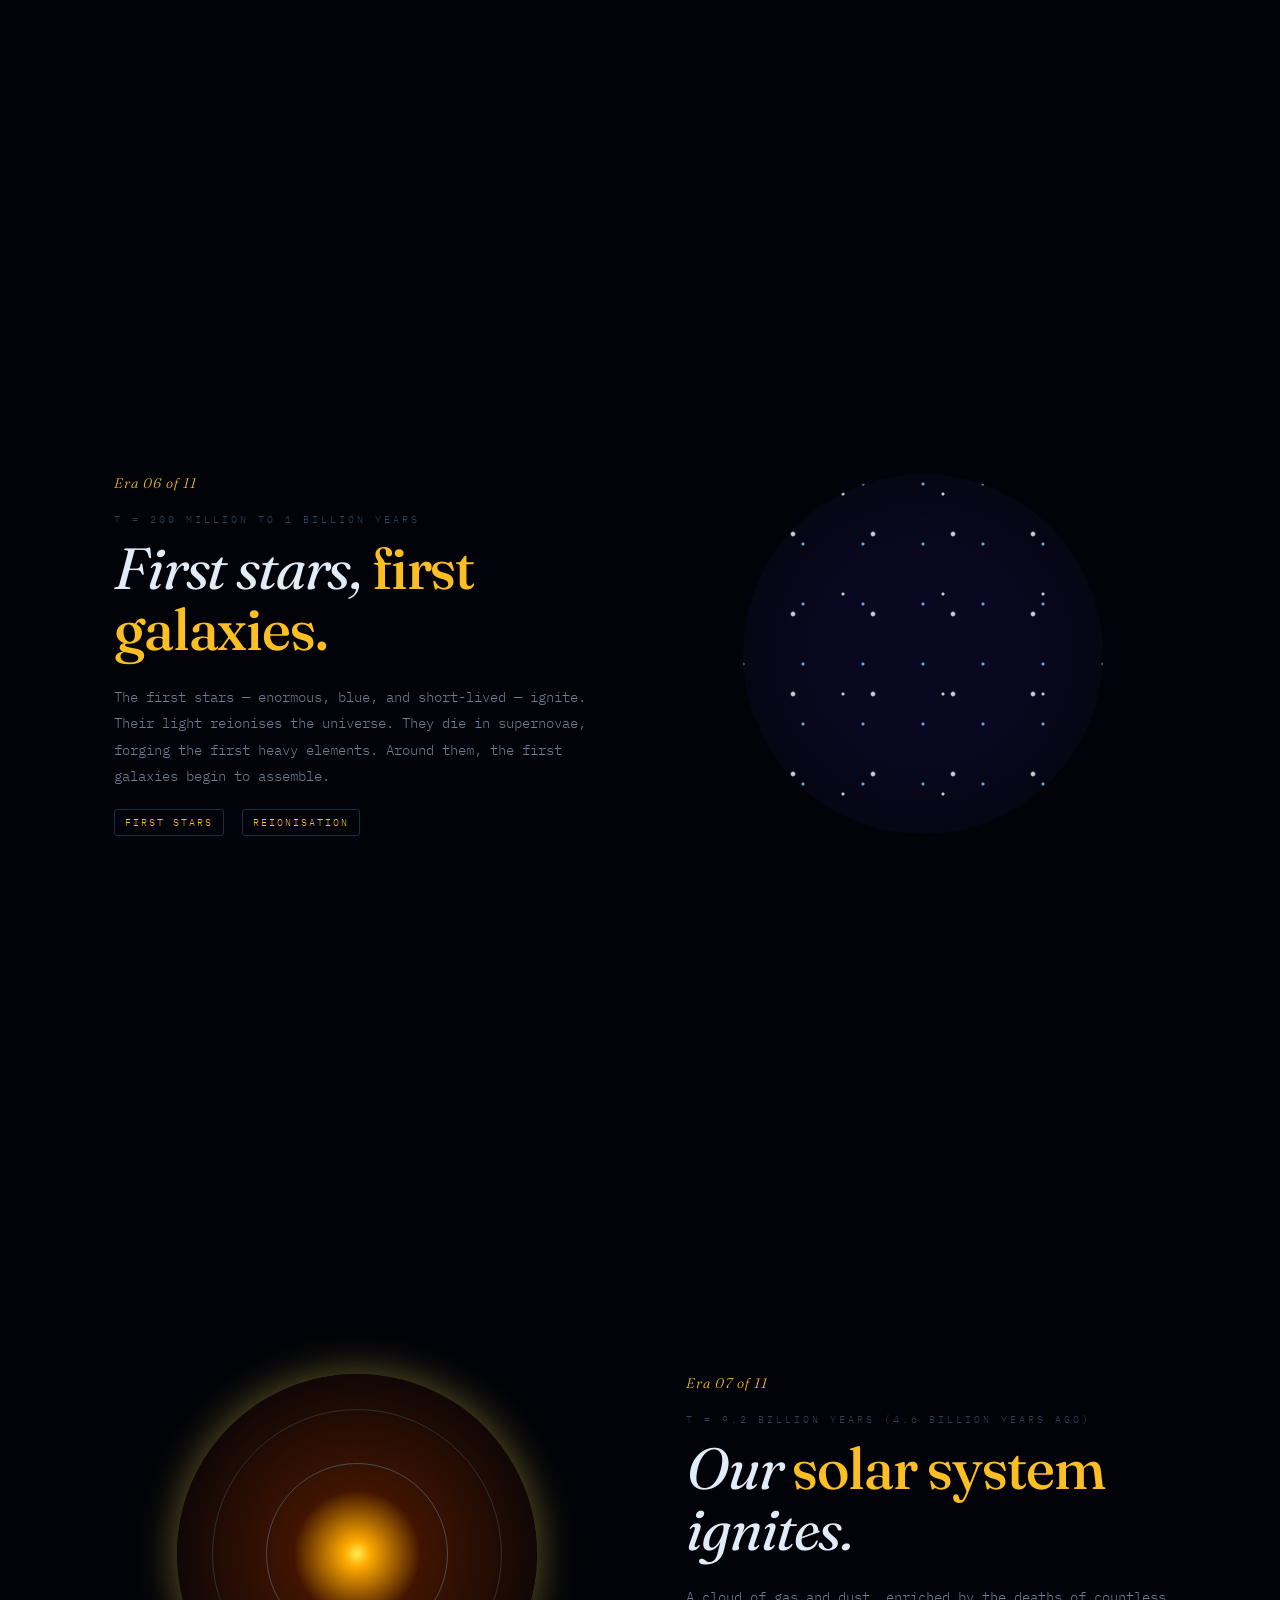
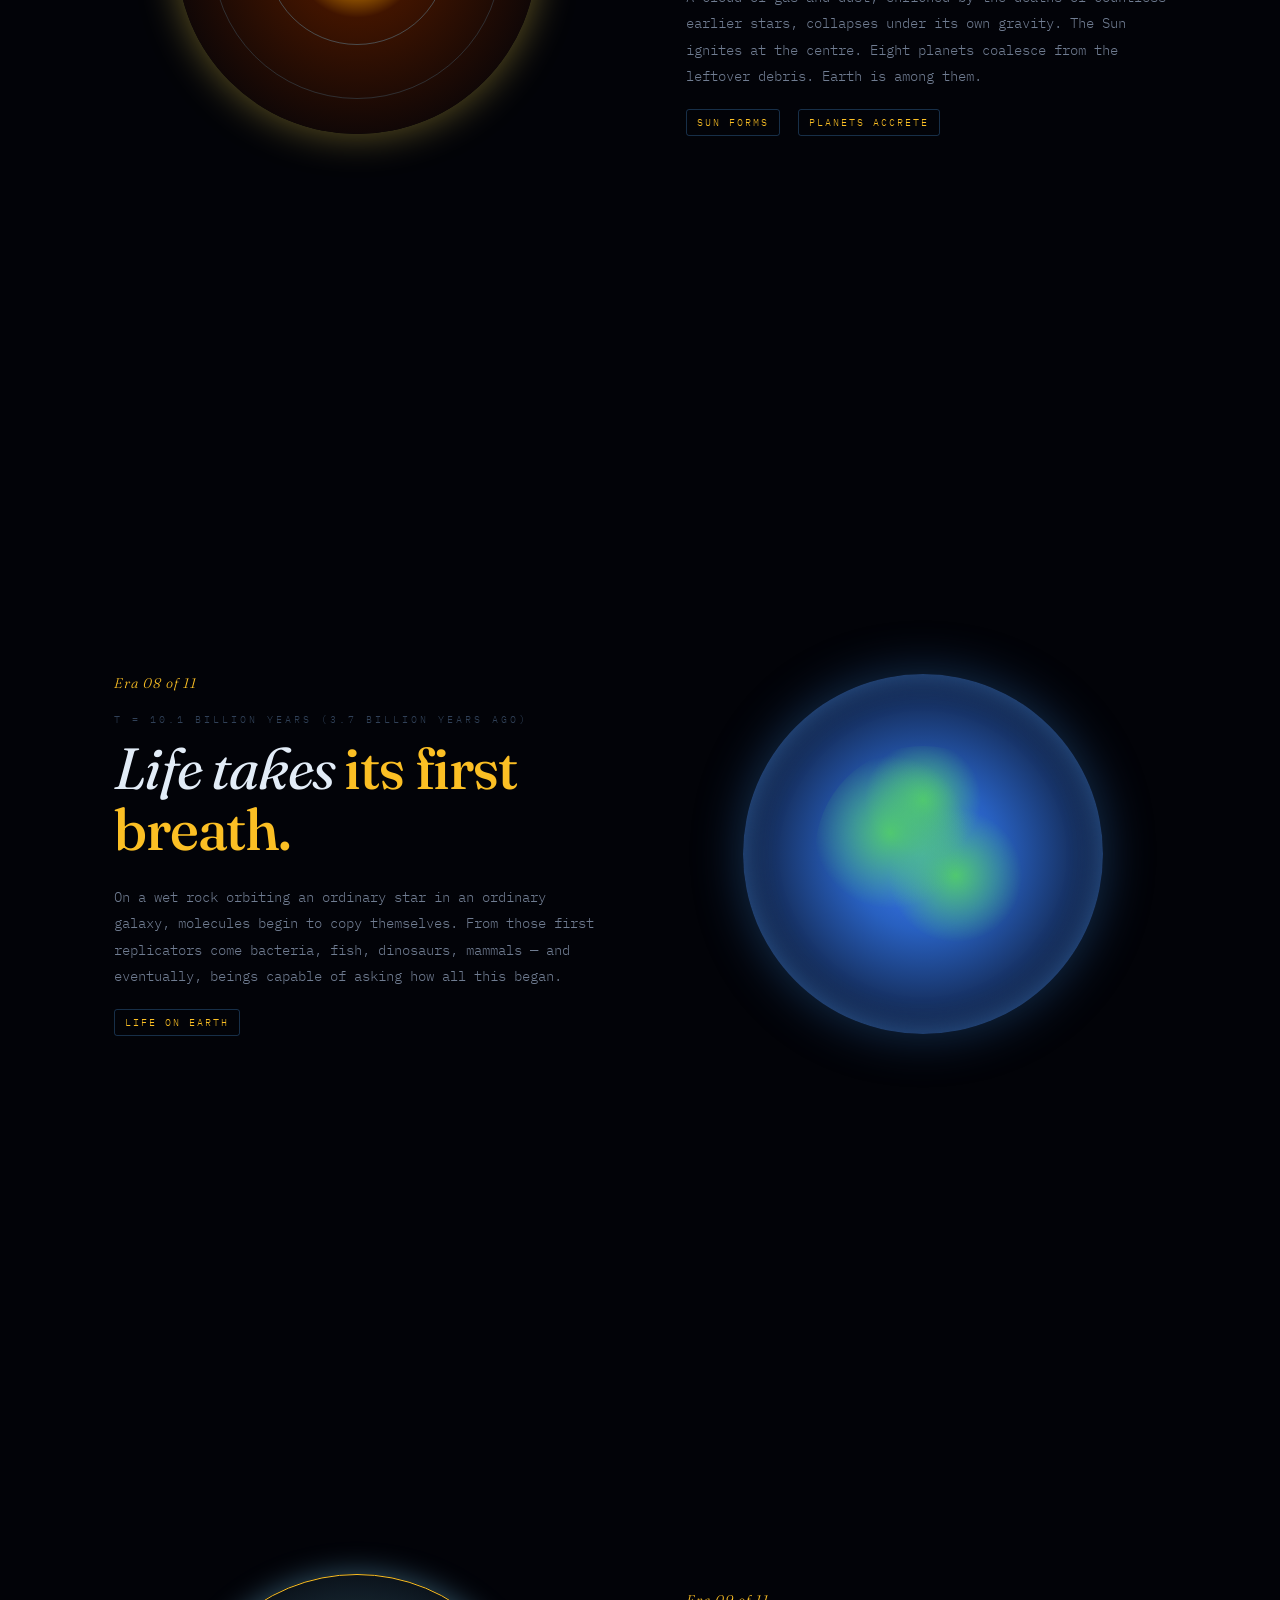
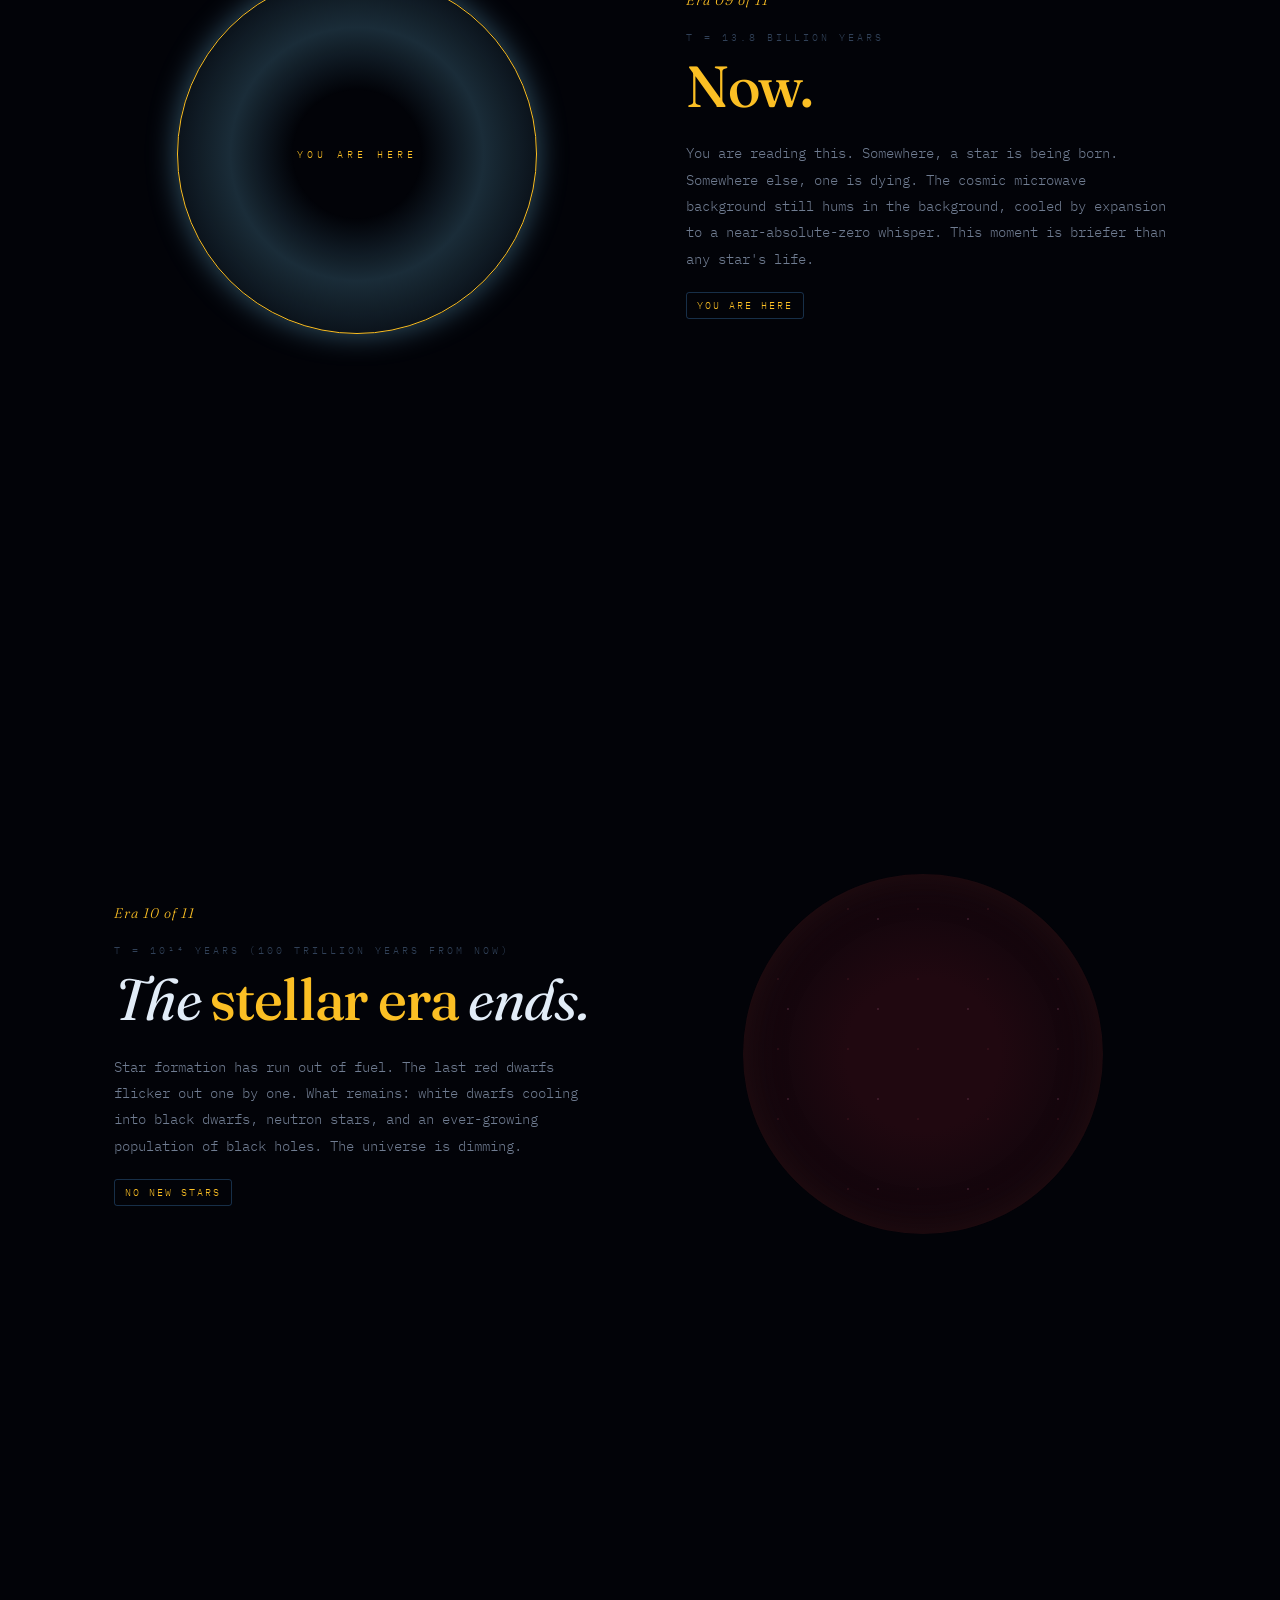
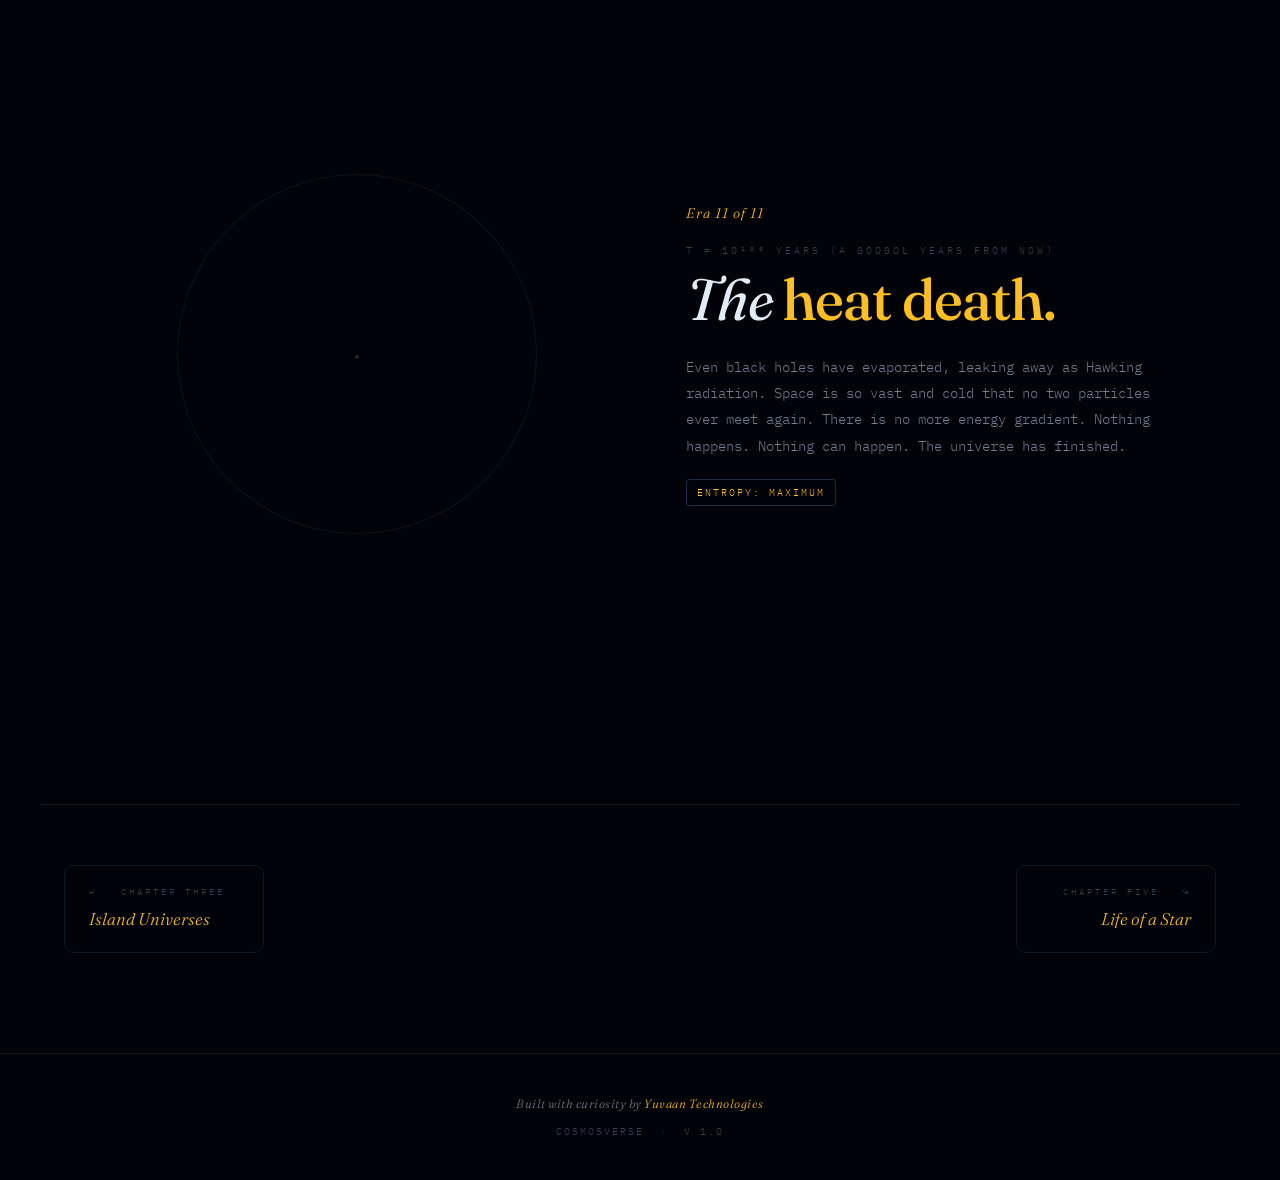
<file: timeline.html>
<!DOCTYPE html>
<html lang="en">
<head>
  <meta charset="UTF-8" />
  <meta name="viewport" content="width=device-width, initial-scale=1, viewport-fit=cover" />
  <meta name="theme-color" content="#020308" />
  <title>Universe Timeline — CosmosVerse</title>
  <meta name="description" content="13.8 billion years compressed into one scrollable journey — from the Big Bang to the heat death yet to come." />
  <meta property="og:title" content="Universe Timeline — CosmosVerse" />
  <link rel="icon" href="data:image/svg+xml,%3Csvg xmlns='http://www.w3.org/2000/svg' viewBox='0 0 100 100'%3E%3Ctext y='.9em' font-size='90'%3E%F0%9F%8C%8C%3C/text%3E%3C/svg%3E" />
  <link rel="preconnect" href="https://fonts.googleapis.com" />
  <link rel="preconnect" href="https://fonts.gstatic.com" crossorigin />
  <link href="https://fonts.googleapis.com/css2?family=Fraunces:ital,opsz,wght@0,9..144,400;0,9..144,500;0,9..144,600;1,9..144,400;1,9..144,500&family=IBM+Plex+Mono:wght@300;400;500&display=swap" rel="stylesheet" />
  <link rel="stylesheet" href="styles.css" />
  <style>
    .timeline-hero { padding: 140px 24px 60px; text-align: center; }
    .timeline-hero .section-label { justify-content: center; }
    .timeline-hero h1 {
      font-family: var(--serif);
      font-style: italic;
      font-weight: 400;
      font-size: clamp(40px, 6.5vw, 80px);
      line-height: 1.05;
      letter-spacing: -0.02em;
      margin: 18px auto 24px;
      max-width: 900px;
    }
    .timeline-hero h1 .accent { font-style: normal; color: var(--accent); font-weight: 500; }
    .timeline-hero .lead {
      max-width: 560px;
      margin: 0 auto;
      font-size: 13.5px;
      color: var(--text-dim);
      line-height: 1.9;
    }

    .timeline-progress {
      position: fixed;
      right: 32px; top: 50%;
      transform: translateY(-50%);
      width: 220px;
      z-index: 50;
      pointer-events: none;
    }
    .timeline-progress .axis {
      position: absolute;
      left: 8px; top: 0; bottom: 0;
      width: 1px;
      background: linear-gradient(180deg, transparent, var(--border-strong) 10%, var(--border-strong) 90%, transparent);
    }
    .timeline-progress .marker {
      position: relative;
      padding: 5px 0 5px 24px;
      font-size: 9px;
      letter-spacing: 2px;
      text-transform: uppercase;
      color: var(--text-faint);
      transition: color 0.3s;
    }
    .timeline-progress .marker::before {
      content: '';
      position: absolute;
      left: 5px; top: 10px;
      width: 7px; height: 1px;
      background: var(--text-faint);
      transition: all 0.3s;
    }
    .timeline-progress .marker.active {
      color: var(--accent);
    }
    .timeline-progress .marker.active::before {
      width: 12px;
      background: var(--accent);
      box-shadow: 0 0 6px var(--accent);
    }
    @media (max-width: 1100px) {
      .timeline-progress { display: none; }
    }

    .epoch {
      min-height: 100vh;
      display: flex;
      align-items: center;
      padding: 100px 24px;
      max-width: 1100px;
      margin: 0 auto;
      position: relative;
    }
    .epoch-inner {
      display: grid;
      grid-template-columns: 1fr 1fr;
      gap: 80px;
      align-items: center;
      width: 100%;
    }
    .epoch:nth-child(even) .epoch-inner { direction: rtl; }
    .epoch:nth-child(even) .epoch-inner > * { direction: ltr; }

    .epoch-content { max-width: 480px; }
    .epoch-num {
      font-family: var(--serif);
      font-style: italic;
      font-size: 14px;
      color: var(--accent);
      margin-bottom: 16px;
      letter-spacing: 1px;
    }
    .epoch-time {
      font-size: 10px;
      letter-spacing: 3px;
      text-transform: uppercase;
      color: var(--text-faint);
      margin-bottom: 10px;
    }
    .epoch-title {
      font-family: var(--serif);
      font-style: italic;
      font-weight: 400;
      font-size: clamp(34px, 5vw, 58px);
      line-height: 1.05;
      letter-spacing: -0.02em;
      color: var(--text);
      margin-bottom: 24px;
    }
    .epoch-title .accent { color: var(--accent); font-style: normal; font-weight: 500; }
    .epoch-body {
      font-size: 13.5px;
      color: var(--text-dim);
      line-height: 1.95;
      margin-bottom: 18px;
    }
    .epoch-stat {
      display: inline-block;
      font-size: 10px;
      letter-spacing: 2px;
      text-transform: uppercase;
      color: var(--accent);
      padding: 4px 10px;
      border: 1px solid var(--border-strong);
      border-radius: 3px;
      margin-right: 8px;
    }

    /* Atmospheric visuals per epoch */
    .epoch-visual {
      aspect-ratio: 1;
      max-width: 360px;
      width: 100%;
      margin: 0 auto;
      border-radius: 100%;
      position: relative;
      overflow: hidden;
    }

    .v-bigbang {
      background: radial-gradient(circle at 50% 50%, #FFFFEC 0%, #FFE48E 8%, #FF7E00 25%, #C0285C 50%, #4A1280 75%, #020308 95%);
      box-shadow: 0 0 80px rgba(255, 220, 100, 0.4), inset 0 0 60px rgba(255, 100, 50, 0.2);
      animation: pulseGlow 6s ease-in-out infinite;
    }
    @keyframes pulseGlow {
      0%, 100% { transform: scale(1); }
      50% { transform: scale(1.04); }
    }

    .v-inflation {
      background: radial-gradient(circle at 50% 50%, #FFA040 5%, #C04060 25%, #401C60 55%, #020308 85%);
      box-shadow: 0 0 60px rgba(200, 80, 100, 0.3);
    }
    .v-inflation::before, .v-inflation::after {
      content: '';
      position: absolute;
      border-radius: 100%;
      border: 1px solid rgba(255, 200, 120, 0.4);
      top: 50%; left: 50%;
      transform: translate(-50%, -50%);
      animation: expand 5s ease-out infinite;
    }
    .v-inflation::after { animation-delay: 2.5s; }
    @keyframes expand {
      0% { width: 0; height: 0; opacity: 1; }
      100% { width: 100%; height: 100%; opacity: 0; }
    }

    .v-quarks {
      background: radial-gradient(circle at 50% 50%, #D040D8 0%, #6020A0 35%, #1A0838 75%, #020308 100%);
      box-shadow: inset 0 0 40px rgba(180, 80, 240, 0.3);
    }
    .v-quarks::before {
      content: '';
      position: absolute;
      inset: 0;
      background-image:
        radial-gradient(circle, rgba(255, 200, 255, 0.8) 1px, transparent 2px),
        radial-gradient(circle, rgba(180, 100, 255, 0.6) 1px, transparent 2px);
      background-size: 30px 30px, 50px 50px;
      background-position: 0 0, 15px 15px;
      animation: drift 8s linear infinite;
    }
    @keyframes drift {
      0% { transform: translate(0, 0); }
      100% { transform: translate(30px, 30px); }
    }

    .v-cmb {
      background:
        radial-gradient(circle at 30% 40%, rgba(255, 200, 100, 0.4), transparent 35%),
        radial-gradient(circle at 70% 60%, rgba(255, 150, 80, 0.4), transparent 30%),
        radial-gradient(circle at 50% 80%, rgba(200, 100, 60, 0.5), transparent 40%),
        radial-gradient(circle at 80% 20%, rgba(255, 180, 90, 0.3), transparent 25%),
        #4A1A0A;
      box-shadow: inset 0 0 60px rgba(255, 140, 60, 0.4);
    }

    .v-dark {
      background: radial-gradient(circle at 50% 50%, #0A0612 30%, #020308 100%);
      box-shadow: inset 0 0 40px rgba(20, 20, 40, 0.8);
    }
    .v-dark::after {
      content: '';
      position: absolute;
      inset: 0;
      background-image:
        radial-gradient(circle at 23% 18%, white 0.5px, transparent 1.5px),
        radial-gradient(circle at 67% 78%, white 0.5px, transparent 1.5px),
        radial-gradient(circle at 88% 34%, white 0.5px, transparent 1.5px),
        radial-gradient(circle at 12% 88%, white 0.5px, transparent 1.5px);
      opacity: 0.3;
    }

    .v-firststars {
      background: radial-gradient(circle at 50% 50%, #0A0820 40%, #020308 100%);
    }
    .v-firststars::before {
      content: '';
      position: absolute;
      inset: 0;
      background-image:
        radial-gradient(circle, white 1.5px, transparent 3px),
        radial-gradient(circle, #88CCFF 1px, transparent 2px),
        radial-gradient(circle, white 1px, transparent 2px);
      background-size: 80px 80px, 60px 60px, 100px 100px;
      background-position: 10px 20px, 30px 40px, 50px 70px;
      opacity: 0.8;
    }

    .v-galaxies {
      background: radial-gradient(ellipse at 50% 50%, #FFD888 0%, #FFB060 8%, #C04020 25%, #1A0820 60%, #020308 100%);
      transform: rotate(15deg);
      box-shadow: 0 0 60px rgba(255, 180, 80, 0.4);
    }
    .v-galaxies::before {
      content: '';
      position: absolute;
      inset: 15%;
      background: radial-gradient(ellipse 60% 30% at 50% 50%, transparent 30%, rgba(180, 80, 40, 0.6) 50%, transparent 80%);
      transform: rotate(-30deg);
    }

    .v-solarsystem {
      background: radial-gradient(circle at 50% 50%, #FFEE55 0%, #FFAA00 5%, #401400 25%, #020308 85%);
      box-shadow: 0 0 40px rgba(255, 220, 80, 0.4);
    }
    .v-solarsystem::before, .v-solarsystem::after {
      content: '';
      position: absolute;
      top: 50%; left: 50%;
      border-radius: 100%;
      border: 1px solid rgba(125, 211, 252, 0.3);
      transform: translate(-50%, -50%);
    }
    .v-solarsystem::before { width: 50%; height: 50%; }
    .v-solarsystem::after { width: 80%; height: 80%; border-color: rgba(125, 211, 252, 0.18); }

    .v-life {
      background: radial-gradient(circle at 50% 50%, #4080FF 0%, #2860C0 30%, #102040 70%, #020308 100%);
      box-shadow: inset 0 0 30px rgba(80, 160, 255, 0.5), 0 0 50px rgba(50, 120, 200, 0.4);
    }
    .v-life::before {
      content: '';
      position: absolute;
      inset: 20%;
      background:
        radial-gradient(circle at 35% 40%, #50C870 0%, transparent 40%),
        radial-gradient(circle at 65% 60%, #50C870 0%, transparent 35%),
        radial-gradient(circle at 50% 25%, #50C870 0%, transparent 30%);
      border-radius: 100%;
    }

    .v-now {
      background: radial-gradient(circle at 50% 50%, transparent 25%, rgba(125, 211, 252, 0.2) 50%, transparent 85%);
      border: 1px solid var(--accent);
      box-shadow: 0 0 30px rgba(125, 211, 252, 0.4);
      animation: nowPulse 3s ease-in-out infinite;
    }
    @keyframes nowPulse {
      0%, 100% { box-shadow: 0 0 30px rgba(125, 211, 252, 0.4); }
      50% { box-shadow: 0 0 60px rgba(125, 211, 252, 0.6); }
    }
    .v-now::after {
      content: 'YOU ARE HERE';
      position: absolute;
      top: 50%; left: 50%;
      transform: translate(-50%, -50%);
      font-family: var(--mono);
      font-size: 10px;
      letter-spacing: 4px;
      color: var(--accent);
    }

    .v-future {
      background: radial-gradient(circle at 50% 50%, #200810 30%, #020308 100%);
      box-shadow: inset 0 0 40px rgba(80, 30, 30, 0.4);
    }
    .v-future::before {
      content: '';
      position: absolute;
      inset: 0;
      background-image:
        radial-gradient(circle, #804060 0.5px, transparent 1.5px),
        radial-gradient(circle, #602030 0.5px, transparent 1.2px);
      background-size: 90px 90px, 70px 70px;
      opacity: 0.4;
    }

    .v-heatdeath {
      background: #020308;
      border: 1px solid rgba(50, 50, 60, 0.3);
    }
    .v-heatdeath::after {
      content: '·';
      position: absolute;
      top: 50%; left: 50%;
      transform: translate(-50%, -50%);
      color: rgba(150, 150, 170, 0.2);
      font-size: 40px;
    }

    @media (max-width: 760px) {
      .epoch { padding: 80px 16px; min-height: auto; }
      .epoch-inner { grid-template-columns: 1fr; gap: 40px; }
      .epoch:nth-child(even) .epoch-inner { direction: ltr; }
      .epoch-visual { max-width: 240px; order: 2; }
    }
  </style>
</head>
<body class="chapter-timeline">

<nav class="cv-nav">
  <a href="/" class="cv-logo">Cosmos<span>Verse</span></a>
  <button class="cv-menu-toggle" aria-label="Menu" onclick="document.body.classList.toggle('menu-open')">
    <span></span><span></span><span></span>
  </button>
  <div class="cv-nav-links">
    <a href="/">Home</a>
    <a href="/solar-system">Solar</a>
    <a href="/black-holes">Black Holes</a>
    <a href="/galaxies">Galaxies</a>
    <a href="/timeline" class="active">Timeline</a>
    <a href="/star-life">Stars</a>
    <a href="/exoplanets">Worlds</a>
  </div>
</nav>

<section class="timeline-hero">
  <div class="section-label" style="justify-content:center;">Chapter Four</div>
  <h1>Thirteen point eight<br/><span class="accent">billion years.</span></h1>
  <p class="lead">Scroll through the entire history of the universe — from the singular moment before time began, to the silent eternity waiting at the end of it.</p>
</section>

<!-- Sticky timeline progress -->
<aside class="timeline-progress" id="timeline-progress">
  <div class="axis"></div>
  <div class="marker" data-target="e1">0 — Big Bang</div>
  <div class="marker" data-target="e2">10⁻³² s — Inflation</div>
  <div class="marker" data-target="e3">10⁻⁶ s — Quark Soup</div>
  <div class="marker" data-target="e4">380,000 y — First Light</div>
  <div class="marker" data-target="e5">200M y — Dark Ages End</div>
  <div class="marker" data-target="e6">1B y — Galaxies Form</div>
  <div class="marker" data-target="e7">9.2B y — Solar System</div>
  <div class="marker" data-target="e8">10.1B y — Life Begins</div>
  <div class="marker" data-target="e9">13.8B y — Now</div>
  <div class="marker" data-target="e10">10¹⁴ y — Stellar Era Ends</div>
  <div class="marker" data-target="e11">10¹⁰⁰ y — Heat Death</div>
</aside>

<article class="epoch" id="e1">
  <div class="epoch-inner">
    <div class="epoch-content">
      <div class="epoch-num">Era 01 of 11</div>
      <div class="epoch-time">t = 0</div>
      <h2 class="epoch-title">The <span class="accent">Big Bang.</span></h2>
      <p class="epoch-body">
        Everything that exists — space, time, energy, matter — begins compressed into a single point of infinite density. There is no "before"; there is no "outside." Then, in a fraction of a fraction of a second, it begins.
      </p>
      <span class="epoch-stat">Density: ∞</span>
      <span class="epoch-stat">Size: 0</span>
    </div>
    <div class="epoch-visual v-bigbang"></div>
  </div>
</article>

<article class="epoch" id="e2">
  <div class="epoch-inner">
    <div class="epoch-content">
      <div class="epoch-num">Era 02 of 11</div>
      <div class="epoch-time">t = 10⁻³⁶ to 10⁻³² seconds</div>
      <h2 class="epoch-title">Cosmic <span class="accent">inflation.</span></h2>
      <p class="epoch-body">
        Space itself expands exponentially. In less time than it takes light to cross an atom, the universe grows by a factor of 10²⁶. This bizarre stretching seeds the cosmic structure we still see today.
      </p>
      <span class="epoch-stat">Expansion: ×10²⁶</span>
    </div>
    <div class="epoch-visual v-inflation"></div>
  </div>
</article>

<article class="epoch" id="e3">
  <div class="epoch-inner">
    <div class="epoch-content">
      <div class="epoch-num">Era 03 of 11</div>
      <div class="epoch-time">t = 10⁻⁶ seconds to 3 minutes</div>
      <h2 class="epoch-title">A soup of <span class="accent">quarks and light.</span></h2>
      <p class="epoch-body">
        The universe is a hot, dense plasma of quarks and gluons. As it cools, quarks bind into protons and neutrons. By minute three, the first atomic nuclei form — hydrogen, helium, a sprinkle of lithium.
      </p>
      <span class="epoch-stat">Temp: 10¹² K</span>
      <span class="epoch-stat">First nuclei</span>
    </div>
    <div class="epoch-visual v-quarks"></div>
  </div>
</article>

<article class="epoch" id="e4">
  <div class="epoch-inner">
    <div class="epoch-content">
      <div class="epoch-num">Era 04 of 11</div>
      <div class="epoch-time">t = 380,000 years</div>
      <h2 class="epoch-title">The <span class="accent">first light.</span></h2>
      <p class="epoch-body">
        Electrons finally cool enough to bind into atoms. Light, which until now was scattered constantly, suddenly streams freely through the universe. This is the cosmic microwave background — the oldest light we can ever see.
      </p>
      <span class="epoch-stat">CMB at 2.7 K</span>
    </div>
    <div class="epoch-visual v-cmb"></div>
  </div>
</article>

<article class="epoch" id="e5">
  <div class="epoch-inner">
    <div class="epoch-content">
      <div class="epoch-num">Era 05 of 11</div>
      <div class="epoch-time">t = 380,000 to 200 million years</div>
      <h2 class="epoch-title">The <span class="accent">dark ages.</span></h2>
      <p class="epoch-body">
        No stars yet exist. The universe is a vast, lukewarm fog of neutral hydrogen, drifting in darkness. Gravity quietly pulls denser regions toward collapse. The first stars are gestating in silence.
      </p>
      <span class="epoch-stat">No stars · No light</span>
    </div>
    <div class="epoch-visual v-dark"></div>
  </div>
</article>

<article class="epoch" id="e6">
  <div class="epoch-inner">
    <div class="epoch-content">
      <div class="epoch-num">Era 06 of 11</div>
      <div class="epoch-time">t = 200 million to 1 billion years</div>
      <h2 class="epoch-title">First stars, <span class="accent">first galaxies.</span></h2>
      <p class="epoch-body">
        The first stars — enormous, blue, and short-lived — ignite. Their light reionises the universe. They die in supernovae, forging the first heavy elements. Around them, the first galaxies begin to assemble.
      </p>
      <span class="epoch-stat">First stars</span>
      <span class="epoch-stat">Reionisation</span>
    </div>
    <div class="epoch-visual v-firststars"></div>
  </div>
</article>

<article class="epoch" id="e7">
  <div class="epoch-inner">
    <div class="epoch-content">
      <div class="epoch-num">Era 07 of 11</div>
      <div class="epoch-time">t = 9.2 billion years (4.6 billion years ago)</div>
      <h2 class="epoch-title">Our <span class="accent">solar system</span> ignites.</h2>
      <p class="epoch-body">
        A cloud of gas and dust, enriched by the deaths of countless earlier stars, collapses under its own gravity. The Sun ignites at the centre. Eight planets coalesce from the leftover debris. Earth is among them.
      </p>
      <span class="epoch-stat">Sun forms</span>
      <span class="epoch-stat">Planets accrete</span>
    </div>
    <div class="epoch-visual v-solarsystem"></div>
  </div>
</article>

<article class="epoch" id="e8">
  <div class="epoch-inner">
    <div class="epoch-content">
      <div class="epoch-num">Era 08 of 11</div>
      <div class="epoch-time">t = 10.1 billion years (3.7 billion years ago)</div>
      <h2 class="epoch-title">Life takes <span class="accent">its first breath.</span></h2>
      <p class="epoch-body">
        On a wet rock orbiting an ordinary star in an ordinary galaxy, molecules begin to copy themselves. From those first replicators come bacteria, fish, dinosaurs, mammals — and eventually, beings capable of asking how all this began.
      </p>
      <span class="epoch-stat">Life on Earth</span>
    </div>
    <div class="epoch-visual v-life"></div>
  </div>
</article>

<article class="epoch" id="e9">
  <div class="epoch-inner">
    <div class="epoch-content">
      <div class="epoch-num">Era 09 of 11</div>
      <div class="epoch-time">t = 13.8 billion years</div>
      <h2 class="epoch-title"><span class="accent">Now.</span></h2>
      <p class="epoch-body">
        You are reading this. Somewhere, a star is being born. Somewhere else, one is dying. The cosmic microwave background still hums in the background, cooled by expansion to a near-absolute-zero whisper. This moment is briefer than any star's life.
      </p>
      <span class="epoch-stat">You are here</span>
    </div>
    <div class="epoch-visual v-now"></div>
  </div>
</article>

<article class="epoch" id="e10">
  <div class="epoch-inner">
    <div class="epoch-content">
      <div class="epoch-num">Era 10 of 11</div>
      <div class="epoch-time">t = 10¹⁴ years (100 trillion years from now)</div>
      <h2 class="epoch-title">The <span class="accent">stellar era</span> ends.</h2>
      <p class="epoch-body">
        Star formation has run out of fuel. The last red dwarfs flicker out one by one. What remains: white dwarfs cooling into black dwarfs, neutron stars, and an ever-growing population of black holes. The universe is dimming.
      </p>
      <span class="epoch-stat">No new stars</span>
    </div>
    <div class="epoch-visual v-future"></div>
  </div>
</article>

<article class="epoch" id="e11">
  <div class="epoch-inner">
    <div class="epoch-content">
      <div class="epoch-num">Era 11 of 11</div>
      <div class="epoch-time">t = 10¹⁰⁰ years (a googol years from now)</div>
      <h2 class="epoch-title">The <span class="accent">heat death.</span></h2>
      <p class="epoch-body">
        Even black holes have evaporated, leaking away as Hawking radiation. Space is so vast and cold that no two particles ever meet again. There is no more energy gradient. Nothing happens. Nothing can happen. The universe has finished.
      </p>
      <span class="epoch-stat">Entropy: maximum</span>
    </div>
    <div class="epoch-visual v-heatdeath"></div>
  </div>
</article>

<nav class="chapter-nav">
  <a href="/galaxies" class="chapter-nav-link prev">
    <span class="small">↩ &nbsp; Chapter Three</span>
    <span class="big">Island Universes</span>
  </a>
  <a href="/star-life" class="chapter-nav-link next">
    <span class="small">Chapter Five &nbsp; ↪</span>
    <span class="big">Life of a Star</span>
  </a>
</nav>

<footer class="cv-footer">
  <div class="credit">Built with curiosity by <span>Yuvaan Technologies</span></div>
  <div>CosmosVerse &nbsp;·&nbsp; v 1.0</div>
</footer>

<script>
  // Sticky timeline active marker tracking
  var markers = document.querySelectorAll('.timeline-progress .marker');
  var epochs = document.querySelectorAll('.epoch');
  function onScroll() {
    var viewportMid = window.scrollY + window.innerHeight * 0.5;
    var activeIdx = 0;
    epochs.forEach(function(ep, i) {
      var top = ep.offsetTop;
      if (top <= viewportMid) activeIdx = i;
    });
    markers.forEach(function(m, i) { m.classList.toggle('active', i === activeIdx); });
  }
  window.addEventListener('scroll', onScroll, { passive: true });
  onScroll();

  // Click marker to scroll
  markers.forEach(function(m) {
    m.style.pointerEvents = 'auto';
    m.style.cursor = 'pointer';
    m.addEventListener('click', function() {
      var t = document.getElementById(m.dataset.target);
      if (t) t.scrollIntoView({ behavior: 'smooth', block: 'start' });
    });
  });
</script>
</body>
</html>
</file>
<file: styles.css>
/* ════════════════════════════════════════════════════════════════
   CosmosVerse — Shared Design System
   ════════════════════════════════════════════════════════════════ */

:root {
  --bg: #020308;
  --bg-2: #050a18;
  --bg-3: #07101e;
  --border: rgba(80, 160, 240, 0.14);
  --border-strong: rgba(80, 160, 240, 0.28);
  --accent: #7dd3fc;
  --accent-warm: #fbbf24;
  --text: #e2ecf7;
  --text-dim: rgba(180, 200, 230, 0.62);
  --text-faint: rgba(120, 160, 210, 0.4);
  --serif: 'Fraunces', 'Times New Roman', serif;
  --mono: 'IBM Plex Mono', ui-monospace, 'Courier New', monospace;
}

body.chapter-solar    { --accent: #7dd3fc; }
body.chapter-blackhole{ --accent: #c084fc; }
body.chapter-galaxy   { --accent: #f0abfc; }
body.chapter-timeline { --accent: #fbbf24; }
body.chapter-stars    { --accent: #fb923c; }
body.chapter-exo      { --accent: #86efac; }

* { margin: 0; padding: 0; box-sizing: border-box; }
html { scroll-behavior: smooth; }
body {
  background: var(--bg);
  color: var(--text);
  font-family: var(--mono);
  font-weight: 300;
  line-height: 1.7;
  overflow-x: hidden;
  min-height: 100vh;
  -webkit-font-smoothing: antialiased;
  -moz-osx-font-smoothing: grayscale;
}
body::before {
  content: '';
  position: fixed;
  inset: 0;
  background:
    radial-gradient(ellipse at 20% 10%, rgba(40, 80, 180, 0.08), transparent 50%),
    radial-gradient(ellipse at 80% 90%, rgba(120, 40, 180, 0.06), transparent 50%),
    radial-gradient(ellipse at 50% 50%, rgba(20, 40, 100, 0.04), transparent 70%);
  z-index: -1;
  pointer-events: none;
}
a { color: inherit; text-decoration: none; }
button { font: inherit; background: none; border: none; color: inherit; cursor: pointer; }

/* NAV */
nav.cv-nav {
  position: fixed;
  top: 0; left: 0; right: 0;
  z-index: 100;
  padding: 16px 32px;
  display: flex;
  justify-content: space-between;
  align-items: center;
  background: rgba(2, 3, 8, 0.7);
  backdrop-filter: blur(14px);
  -webkit-backdrop-filter: blur(14px);
  border-bottom: 1px solid var(--border);
}
.cv-logo {
  font-family: var(--serif);
  font-style: italic;
  font-weight: 500;
  font-size: 19px;
  letter-spacing: 0.5px;
  color: var(--text);
  flex-shrink: 0;
}
.cv-logo span { color: var(--accent); }
.cv-nav-links {
  display: flex;
  gap: 22px;
  font-size: 10px;
  letter-spacing: 2px;
  text-transform: uppercase;
}
.cv-nav-links a {
  color: var(--text-dim);
  transition: color 0.2s;
  white-space: nowrap;
}
.cv-nav-links a:hover { color: var(--accent); }
.cv-nav-links a.active { color: var(--accent); }
.cv-menu-toggle {
  display: none;
  width: 28px;
  height: 22px;
  position: relative;
  cursor: pointer;
  background: none;
  border: none;
}
.cv-menu-toggle span {
  position: absolute;
  left: 0; right: 0;
  height: 1px;
  background: var(--text);
  transition: all 0.3s;
}
.cv-menu-toggle span:nth-child(1) { top: 4px; }
.cv-menu-toggle span:nth-child(2) { top: 11px; }
.cv-menu-toggle span:nth-child(3) { top: 18px; }
body.menu-open .cv-menu-toggle span:nth-child(1) { top: 11px; transform: rotate(45deg); }
body.menu-open .cv-menu-toggle span:nth-child(2) { opacity: 0; }
body.menu-open .cv-menu-toggle span:nth-child(3) { top: 11px; transform: rotate(-45deg); }

@media (max-width: 960px) {
  nav.cv-nav { padding: 14px 18px; }
  .cv-menu-toggle { display: block; }
  .cv-nav-links {
    position: fixed;
    top: 56px; left: 0; right: 0; bottom: 0;
    flex-direction: column;
    gap: 24px;
    align-items: center;
    justify-content: center;
    background: rgba(2, 3, 8, 0.97);
    backdrop-filter: blur(20px);
    -webkit-backdrop-filter: blur(20px);
    opacity: 0;
    pointer-events: none;
    transition: opacity 0.3s;
    font-size: 14px;
    letter-spacing: 3px;
  }
  body.menu-open .cv-nav-links { opacity: 1; pointer-events: auto; }
}

/* HERO */
.hero {
  min-height: 92vh;
  display: flex;
  flex-direction: column;
  justify-content: center;
  align-items: center;
  padding: 120px 24px 80px;
  text-align: center;
  position: relative;
}
.hero-eyebrow {
  font-size: 10px;
  letter-spacing: 5px;
  text-transform: uppercase;
  color: var(--accent);
  margin-bottom: 28px;
  opacity: 0;
  animation: fadeUp 0.8s 0.2s forwards;
}
.hero-eyebrow::before, .hero-eyebrow::after {
  content: '';
  display: inline-block;
  width: 24px; height: 1px;
  background: var(--accent);
  vertical-align: middle;
  margin: 0 16px;
  opacity: 0.6;
}
.hero h1 {
  font-family: var(--serif);
  font-weight: 400;
  font-style: italic;
  font-size: clamp(44px, 8vw, 110px);
  line-height: 1.0;
  letter-spacing: -0.02em;
  max-width: 1000px;
  color: var(--text);
  opacity: 0;
  animation: fadeUp 1s 0.4s forwards;
}
.hero h1 .accent {
  font-style: normal;
  color: var(--accent);
  font-weight: 500;
}
.hero-sub {
  margin-top: 32px;
  max-width: 580px;
  font-size: 13.5px;
  color: var(--text-dim);
  line-height: 1.85;
  letter-spacing: 0.3px;
  opacity: 0;
  animation: fadeUp 1s 0.7s forwards;
}
.hero-scroll {
  position: absolute;
  bottom: 32px;
  left: 50%;
  transform: translateX(-50%);
  font-size: 9px;
  letter-spacing: 3px;
  text-transform: uppercase;
  color: var(--text-faint);
  opacity: 0;
  animation: fadeUp 1s 1s forwards, bob 2.4s 1.5s infinite;
  cursor: pointer;
}

@keyframes fadeUp { from { opacity: 0; transform: translateY(14px); } to { opacity: 1; transform: translateY(0); } }
@keyframes bob { 0%, 100% { transform: translateX(-50%) translateY(0); } 50% { transform: translateX(-50%) translateY(6px); } }
@keyframes pulse { 0%, 100% { opacity: 0.5; } 50% { opacity: 1; } }

/* SECTION HEADERS */
.section-label {
  display: flex;
  align-items: center;
  gap: 14px;
  font-size: 10px;
  letter-spacing: 4px;
  text-transform: uppercase;
  color: var(--accent);
  margin-bottom: 18px;
}
.section-label::before {
  content: '';
  display: inline-block;
  width: 22px; height: 1px;
  background: var(--accent);
  opacity: 0.5;
}
.section-title {
  font-family: var(--serif);
  font-style: italic;
  font-weight: 400;
  font-size: clamp(30px, 4.6vw, 52px);
  line-height: 1.1;
  letter-spacing: -0.015em;
  color: var(--text);
  max-width: 760px;
}
.section-title .accent { color: var(--accent); font-style: normal; font-weight: 500; }
.section-desc {
  margin-top: 22px;
  font-size: 13px;
  color: var(--text-dim);
  max-width: 580px;
  line-height: 1.85;
}

/* CANVAS FRAME */
.canvas-frame {
  position: relative;
  width: 100%;
  height: min(82vh, 760px);
  min-height: 540px;
  background: #010308;
  border: 1px solid var(--border-strong);
  border-radius: 14px;
  overflow: hidden;
  box-shadow: 0 30px 80px -20px rgba(0, 30, 60, 0.5), inset 0 0 0 1px rgba(125, 211, 252, 0.04);
  cursor: grab;
  user-select: none;
  -webkit-user-select: none;
  -webkit-tap-highlight-color: transparent;
}
.canvas-frame:active { cursor: grabbing; }
.canvas-frame::before {
  content: '';
  position: absolute;
  inset: 0;
  pointer-events: none;
  border-radius: 14px;
  background: linear-gradient(180deg, rgba(125,211,252,0.05) 0%, transparent 12%, transparent 88%, rgba(125,211,252,0.05) 100%);
  z-index: 4;
}
.canvas-frame canvas { display: block; width: 100%; height: 100%; }

.hud-corner {
  position: absolute;
  font-size: 9px;
  letter-spacing: 2.5px;
  text-transform: uppercase;
  color: rgba(125, 211, 252, 0.45);
  pointer-events: none;
  z-index: 6;
}
.hud-tl { top: 18px; left: 22px; }
.hud-tr { top: 18px; right: 22px; text-align: right; color: var(--text-faint); }
.hud-bl { bottom: 18px; left: 22px; color: var(--text-faint); }
.hud-br { bottom: 18px; right: 22px; color: var(--text-faint); }

/* INFO PANEL */
.info-panel {
  position: absolute;
  right: -340px;
  top: 50%;
  transform: translateY(-50%);
  width: 280px;
  background: rgba(1, 4, 16, 0.96);
  border: 1px solid rgba(80, 160, 240, 0.22);
  border-radius: 12px;
  padding: 22px 20px 20px;
  color: #c5dbf2;
  transition: right 0.45s cubic-bezier(0.22, 1, 0.36, 1);
  z-index: 20;
  backdrop-filter: blur(10px);
  -webkit-backdrop-filter: blur(10px);
}
.info-panel.open { right: 16px; }
.info-name {
  font-family: var(--serif);
  font-style: italic;
  font-weight: 500;
  font-size: 24px;
  color: var(--accent);
  letter-spacing: 0.5px;
  margin-bottom: 2px;
  line-height: 1.1;
}
.info-type {
  font-size: 9px;
  color: rgba(100, 160, 220, 0.55);
  letter-spacing: 2.5px;
  text-transform: uppercase;
  margin-bottom: 14px;
  padding-bottom: 12px;
  border-bottom: 1px solid rgba(60, 130, 200, 0.14);
}
.stat-row {
  display: flex;
  justify-content: space-between;
  align-items: center;
  padding: 6px 0;
  font-size: 10.5px;
  border-bottom: 1px solid rgba(60, 130, 200, 0.08);
}
.stat-label { color: rgba(130, 170, 220, 0.65); }
.stat-value { color: #cfe1f5; font-weight: 400; }
.info-fact {
  margin-top: 14px;
  font-size: 11px;
  color: rgba(100, 180, 240, 0.62);
  line-height: 1.8;
  font-style: italic;
}
.info-close {
  position: absolute;
  top: 10px; right: 12px;
  color: rgba(100, 150, 210, 0.4);
  font-size: 13px;
  padding: 4px;
  line-height: 1;
}
.info-close:hover { color: var(--accent); }

.item-list {
  position: absolute;
  left: 14px;
  top: 50%;
  transform: translateY(-50%);
  display: flex;
  flex-direction: column;
  gap: 3px;
  z-index: 10;
}
.item-btn {
  font-family: var(--mono);
  font-size: 9.5px;
  letter-spacing: 2px;
  text-transform: uppercase;
  color: rgba(125, 211, 252, 0.28);
  padding: 4px 10px 4px 11px;
  border-left: 1.5px solid transparent;
  text-align: left;
  transition: all 0.2s;
  background: none;
  border-top: none;
  border-right: none;
  border-bottom: none;
}
.item-btn:hover { color: rgba(125, 211, 252, 0.7); border-left-color: rgba(125, 211, 252, 0.3); }
.item-btn.active { color: var(--accent); border-left-color: var(--accent); }

.tooltip {
  position: absolute;
  background: rgba(1, 8, 28, 0.92);
  border: 1px solid rgba(80, 160, 240, 0.3);
  color: var(--accent);
  padding: 4px 12px;
  border-radius: 4px;
  font-size: 9.5px;
  letter-spacing: 2px;
  text-transform: uppercase;
  pointer-events: none;
  opacity: 0;
  transition: opacity 0.15s;
  z-index: 30;
  white-space: nowrap;
}

/* CARDS */
.cards-grid {
  display: grid;
  grid-template-columns: repeat(auto-fit, minmax(260px, 1fr));
  gap: 18px;
}
.cv-card {
  background: linear-gradient(180deg, rgba(15, 25, 50, 0.4), rgba(8, 14, 30, 0.4));
  border: 1px solid var(--border);
  border-radius: 12px;
  padding: 26px 24px 28px;
  position: relative;
  transition: all 0.3s;
  overflow: hidden;
  display: block;
}
.cv-card:hover {
  border-color: var(--border-strong);
  transform: translateY(-3px);
}
.cv-card::before {
  content: '';
  position: absolute;
  top: 0; left: 0; right: 0;
  height: 1px;
  background: linear-gradient(90deg, transparent, var(--accent), transparent);
  opacity: 0;
  transition: opacity 0.3s;
}
.cv-card:hover::before { opacity: 0.6; }
.cv-card.featured {
  border-color: rgba(125, 211, 252, 0.3);
  background: linear-gradient(180deg, rgba(20, 40, 80, 0.4), rgba(8, 14, 30, 0.4));
}
.cv-card.featured::before { opacity: 0.4; }
.card-num {
  font-family: var(--serif);
  font-style: italic;
  font-size: 13px;
  color: var(--accent);
  margin-bottom: 14px;
  letter-spacing: 1px;
}
.card-title {
  font-family: var(--serif);
  font-weight: 500;
  font-size: 22px;
  color: var(--text);
  margin-bottom: 10px;
  letter-spacing: -0.01em;
}
.card-desc {
  font-size: 12px;
  color: var(--text-dim);
  line-height: 1.75;
  margin-bottom: 16px;
}
.card-tag {
  display: inline-block;
  font-size: 9px;
  letter-spacing: 2px;
  text-transform: uppercase;
  color: var(--text-faint);
  padding: 3px 10px;
  border: 1px solid var(--border);
  border-radius: 3px;
}
.card-tag.live {
  color: var(--accent);
  border-color: var(--accent);
  background: rgba(125, 211, 252, 0.05);
  opacity: 0.9;
}

/* PAGE CONTAINER */
.chapter-page {
  padding: 90px 24px 60px;
  max-width: 1320px;
  margin: 0 auto;
}
.chapter-header {
  text-align: center;
  margin-bottom: 36px;
  padding-top: 24px;
}
.chapter-header .section-label { justify-content: center; }
.chapter-header .section-title { margin: 0 auto; }
.chapter-header .section-desc { margin: 22px auto 0; }

.chapter-nav {
  display: flex;
  justify-content: space-between;
  align-items: stretch;
  padding: 60px 24px;
  max-width: 1200px;
  margin: 0 auto;
  border-top: 1px solid var(--border);
  gap: 24px;
}
.chapter-nav-link {
  display: flex;
  flex-direction: column;
  gap: 6px;
  padding: 18px 24px;
  border: 1px solid var(--border);
  border-radius: 10px;
  transition: all 0.3s;
  min-width: 200px;
}
.chapter-nav-link:hover {
  border-color: var(--border-strong);
  background: rgba(125, 211, 252, 0.03);
}
.chapter-nav-link .small {
  font-size: 9px;
  letter-spacing: 3px;
  text-transform: uppercase;
  color: var(--text-faint);
}
.chapter-nav-link .big {
  font-family: var(--serif);
  font-style: italic;
  font-size: 17px;
  color: var(--accent);
}
.chapter-nav-link.next { text-align: right; }
.chapter-nav-link.disabled { opacity: 0.3; pointer-events: none; }

/* FOOTER */
footer.cv-footer {
  border-top: 1px solid var(--border);
  padding: 40px 32px;
  text-align: center;
  font-size: 10px;
  letter-spacing: 2px;
  text-transform: uppercase;
  color: var(--text-faint);
  margin-top: 40px;
}
.cv-footer .credit {
  font-family: var(--serif);
  font-style: italic;
  text-transform: none;
  letter-spacing: 0.5px;
  font-size: 12px;
  color: var(--text-dim);
  margin-bottom: 8px;
}
.cv-footer .credit span { color: var(--accent); }

@media (max-width: 720px) {
  .canvas-frame { height: 70vh; min-height: 480px; border-radius: 10px; }
  .info-panel { width: calc(100% - 32px); max-width: 280px; }
  .item-list { left: 10px; }
  .item-btn { font-size: 8.5px; padding: 3px 8px; }
  .hud-corner { font-size: 8px; }
  .chapter-page { padding: 80px 16px 40px; }
  .chapter-nav { flex-direction: column; padding: 40px 16px; }
  .chapter-nav-link { width: 100%; }
}
</file>
